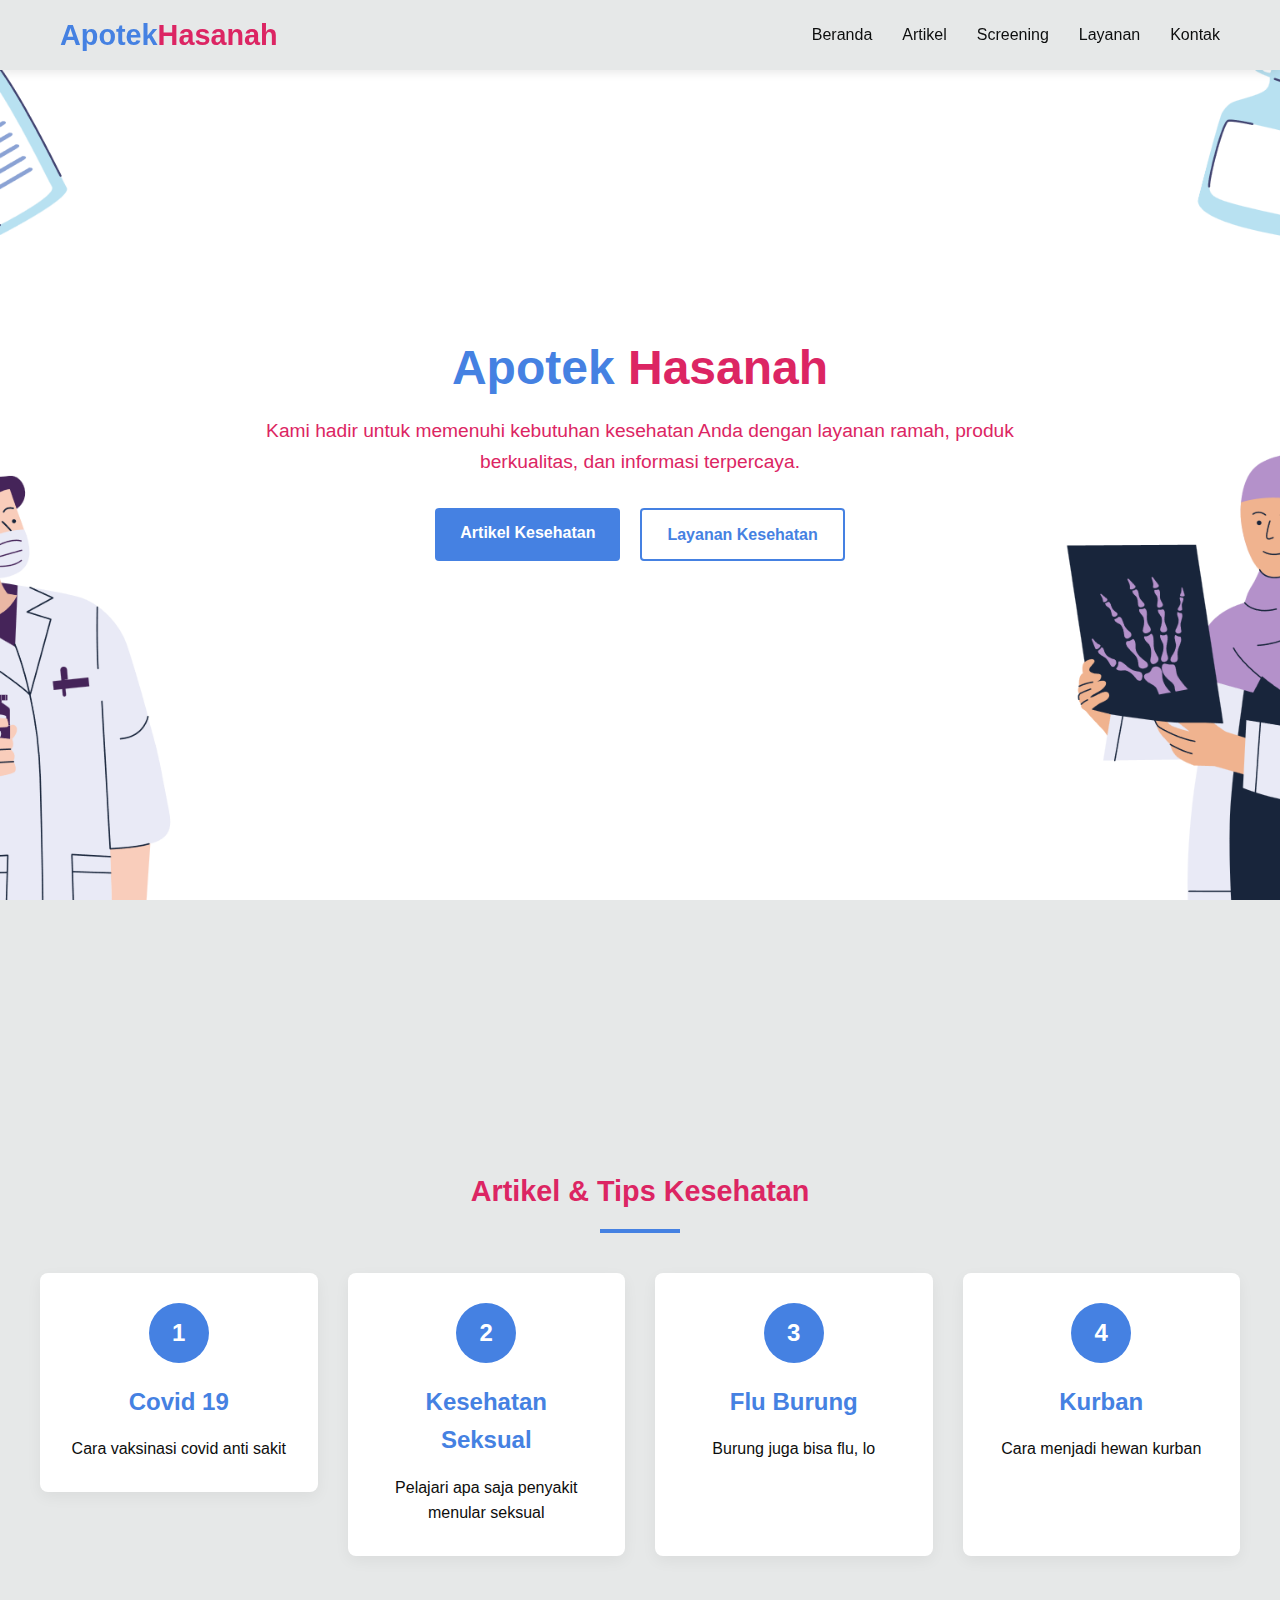
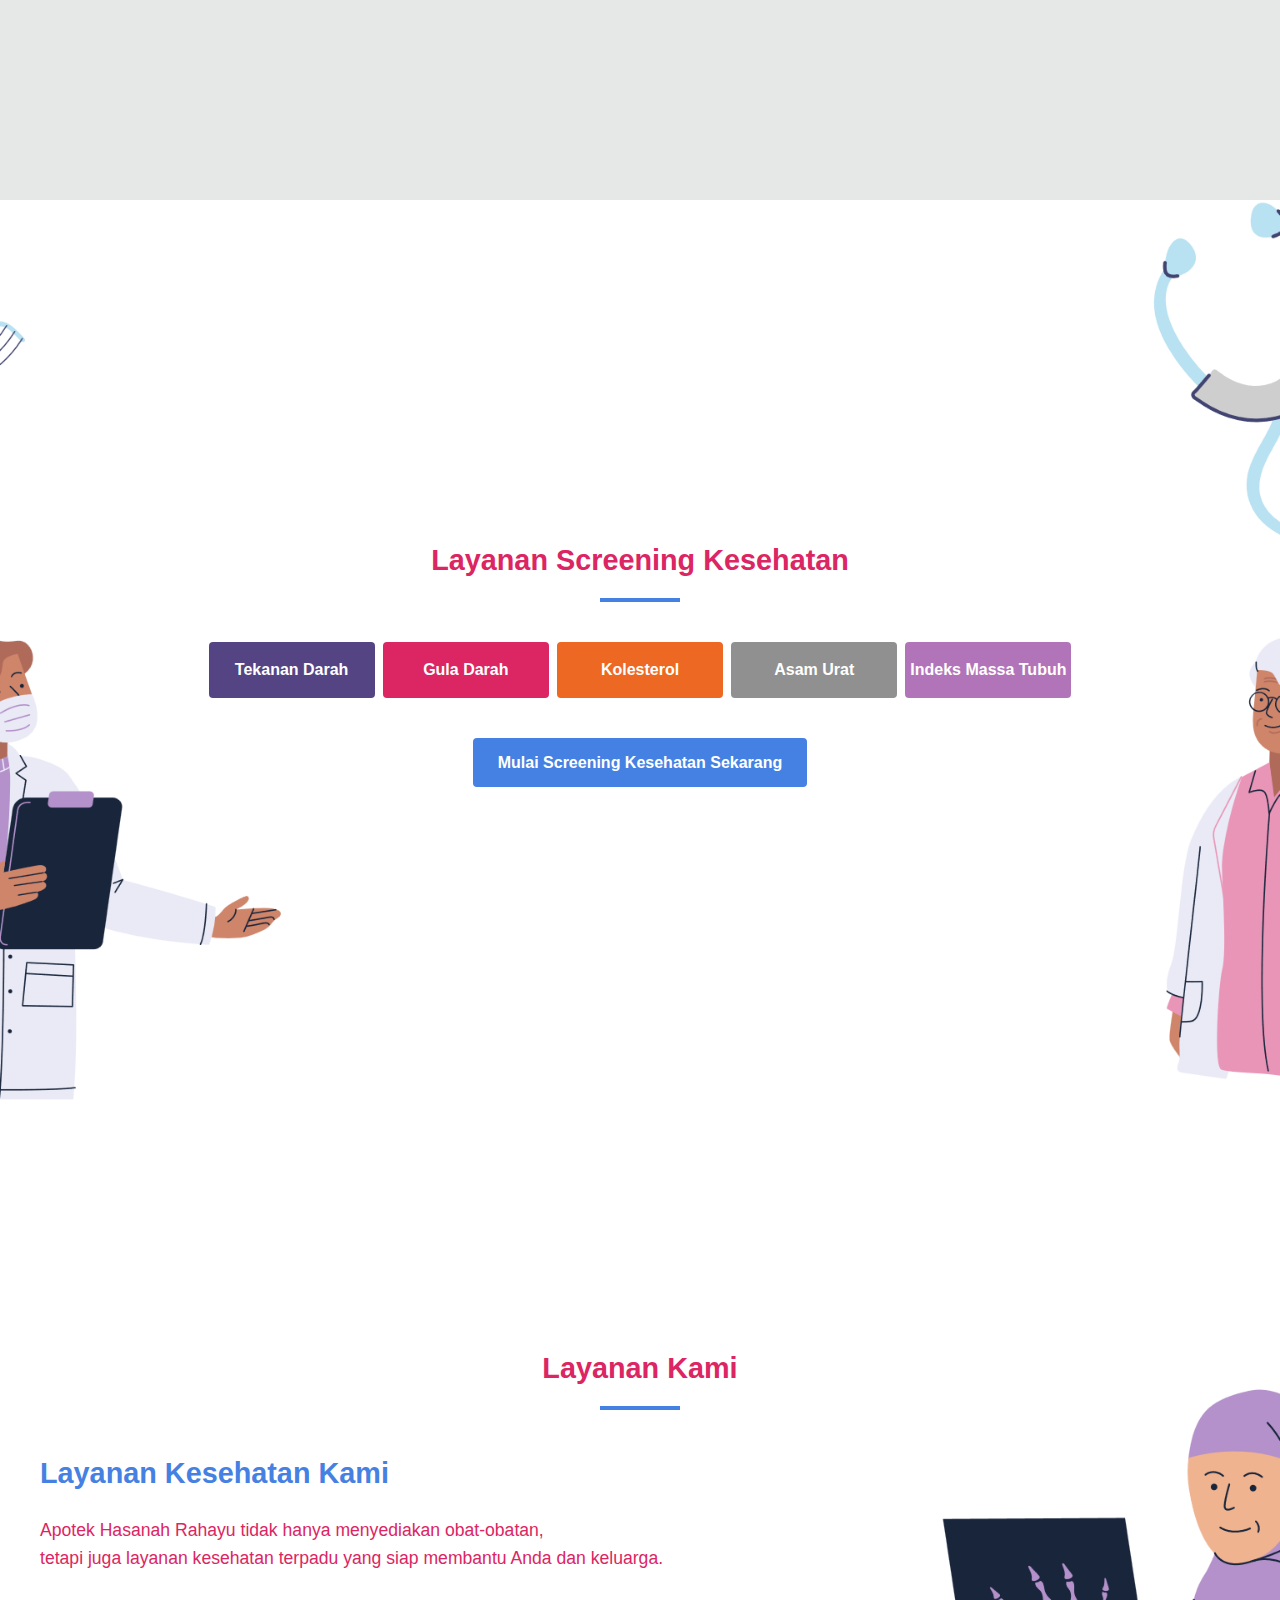
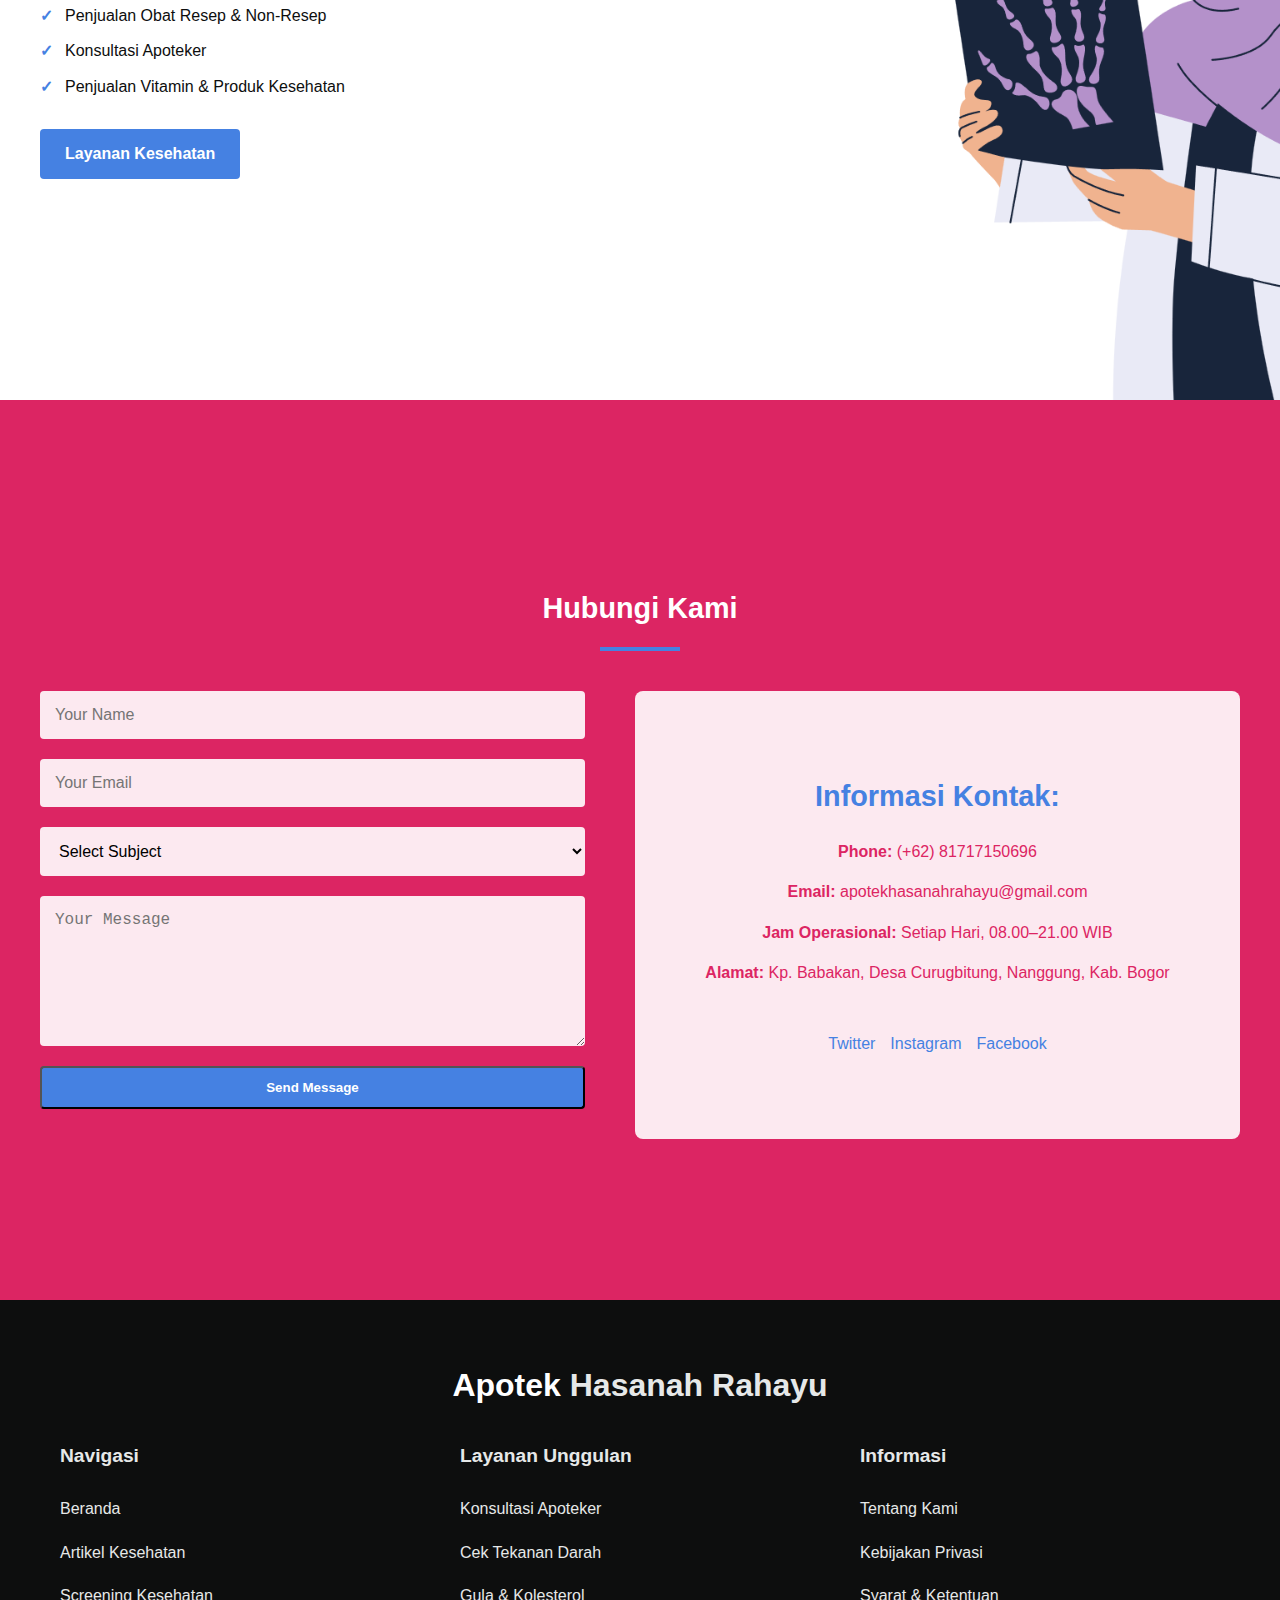
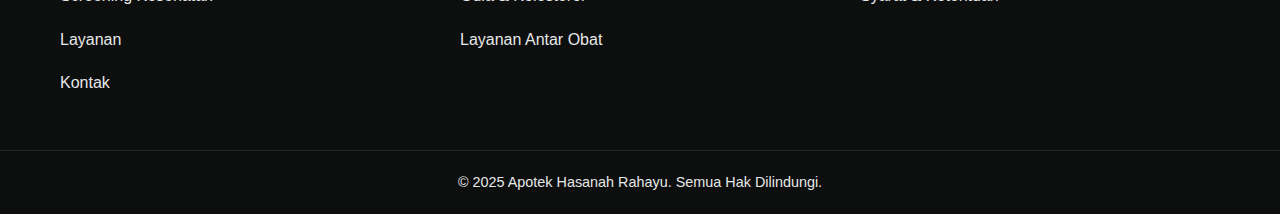
<file: index.html>
<!DOCTYPE html>
<html lang="en">
<head>
  <meta charset="UTF-8">
  <meta name="viewport" content="width=device-width, initial-scale=1.0">
  <title>Apotek Hasanah | Solusi Kesehatan Anda</title>
  <link rel="stylesheet" href="style.css">
  <link rel="icon" type="image/png" href="media/images/icon.png"> <!-- For modern browsers -->
  <link rel="shortcut icon" href="media/images/favicon.ico"> <!-- For older browsers -->
</head>
<body>
  <!-- Navigation -->
  <nav class="navbar">
    <div class="nav-container">
        <a href="#" class="logo">Apotek<span> Hasanah</span></a>
        
        <!-- Hamburger Button -->
        <button class="hamburger" aria-label="Menu">
            <span class="hamburger-box">
                <span class="hamburger-inner"></span>
            </span>
        </button>
        
        <ul class="nav-links">
            <li><a href="#home">Beranda</a></li>
            <li><a href="#artikel">Artikel</a></li>
            <li><a href="#screening">Screening</a></li>
            <li><a href="#layanan">Layanan</a></li>
            <li><a href="#contact">Kontak</a></li>
        </ul>
    </div>
</nav>

  <!-- Hero Section -->
  <section id="home" class="full-screen hero">
    <div class="hero-content">
      <h1 style="color: #dc2563"><span>Apotek</span> Hasanah</h1>
      <p>Kami hadir untuk memenuhi kebutuhan kesehatan Anda dengan layanan ramah, produk berkualitas, dan informasi terpercaya.</p>
      <div class="hero-buttons">
        <a href="#artikel" class="btn primary">Artikel Kesehatan</a>
        <a href="#layanan" class="btn secondary">Layanan Kesehatan</a>
      </div>
    </div>
  </section>

  <!-- Courses Section -->
  <section id="artikel" class="full-screen courses">
    <div class="section-container">
      <h2 class="section-title">Artikel & Tips Kesehatan</h2>
      <div class="course-grid">
        <a href="courses/general-chemistry/general-chemistry.html" class="course-card-link">
        <div class="course-card">
          <div class="course-icon">1</div>
          <h3>Covid 19</h3>
          <p>Cara vaksinasi covid anti sakit</p>
        </div>
        </a>
        <div class="course-card">
          <div class="course-icon">2</div>
          <h3>Kesehatan Seksual</h3>
          <p>Pelajari apa saja penyakit menular seksual</p>
        </div>
        <div class="course-card">
            <div class="course-icon">3</div>
            <h3>Flu Burung</h3>
            <p>Burung juga bisa flu, lo</p>
          </div>
        <div class="course-card">
          <div class="course-icon">4</div>
          <h3>Kurban</h3>
          <p>Cara menjadi hewan kurban</p>
        </div>
      </div>
    </div>
  </section>

  <!-- Periodic Table Section -->
  <section id="screening" class="full-screen periodic">
    <div class="section-container">
      <h2 class="section-title">Layanan Screening Kesehatan</h2>
      <div class="table-preview">
        <div class="element lithium">Tekanan Darah</div>
        <div class="element berrylium">Gula Darah</div>
        <div class="element boron">Kolesterol</div>
        <div class="element carbon">Asam Urat</div>
        <div class="element nitrogen">Indeks Massa Tubuh</div>
      </div>
      <a href="periodic-table/periodic-table.html" class="btn primary">Mulai Screening Kesehatan Sekarang</a>
    </div>
  </section>

  <!-- Fun Games Section -->
  <section id="layanan" class="full-screen games">
    <div class="section-container">
      <h2 class="section-title">Layanan Kami</h2>
      <div class="game-content">
        <div class="game-description">
          <h3>Layanan Kesehatan Kami</h3>
          <p>Apotek Hasanah Rahayu tidak hanya menyediakan obat-obatan,<br>tetapi juga layanan kesehatan terpadu yang siap membantu Anda dan keluarga.</p>
          <ul class="game-features">
            <li>Penjualan Obat Resep & Non-Resep</li>
            <li>Konsultasi Apoteker</li>
            <li>Penjualan Vitamin & Produk Kesehatan</li>
          </ul>
          <a href=games/games.html class="btn primary">Layanan Kesehatan</a>
        </div>
      </div>
    </div>
  </section>

  <!-- Contact Section -->
  <section id="contact" class="full-screen contact">
    <div class="section-container">
        <h2 style="color: white;" class="section-title">Hubungi Kami</h2>
        <div class="contact-content">
            <form class="contact-form" id="contactForm">
                <input type="text" name="name" placeholder="Your Name" required>
                <input type="email" name="email" placeholder="Your Email" required>
                <select name="subject" required>
                    <option value="">Select Subject</option>
                    <option>Course Inquiry</option>
                    <option>Technical Support</option>
                    <option>General Question</option>
                </select>
                <textarea name="message" placeholder="Your Message" rows="5" required></textarea>
                <button type="submit" class="btn primary" id="submitBtn">Send Message</button>
                <div id="formStatus" style="margin-top: 10px;"></div>
            </form>
            <div class="contact-info">
                <h3>Informasi Kontak:</h3>
                <p><strong>Phone:</strong> (+62) 81717150696</p>
                <p><strong>Email:</strong> apotekhasanahrahayu@gmail.com</p>
                <p><strong>Jam Operasional:</strong> Setiap Hari, 08.00–21.00 WIB</p>
                <p><strong>Alamat:</strong> Kp. Babakan, Desa Curugbitung, Nanggung, Kab. Bogor</p>
                <div class="social-links">
                    <a href="https://twitter.com/mutiayudiaa">Twitter</a>
                    <a href="https://instagram.com/zainurrifaim">Instagram</a>
                    <a href="https://facebook.com">Facebook</a>
                </div>
            </div>
        </div>
    </div>
  </section>

<!-- Footer -->
<footer class="footer">
  <div class="footer-container">
    <div class="footer-logo">Apotek <span>Hasanah Rahayu</span></div>
    <div class="footer-links">
      <div class="footer-column">
        <h4>Navigasi</h4>
        <ul>
          <li><a href="#home">Beranda</a></li>
          <li><a href="#artikel">Artikel Kesehatan</a></li>
          <li><a href="#screening">Screening Kesehatan</a></li>
          <li><a href="#layanan">Layanan</a></li>
          <li><a href="#contact">Kontak</a></li>
        </ul>
      </div>
      <div class="footer-column">
        <h4>Layanan Unggulan</h4>
        <ul>
          <li><a href="#">Konsultasi Apoteker</a></li>
          <li><a href="#">Cek Tekanan Darah</a></li>
          <li><a href="#">Gula & Kolesterol</a></li>
          <li><a href="#">Layanan Antar Obat</a></li>
        </ul>
      </div>
      <div class="footer-column">
        <h4>Informasi</h4>
        <ul>
          <li><a href="#">Tentang Kami</a></li>
          <li><a href="#">Kebijakan Privasi</a></li>
          <li><a href="#">Syarat & Ketentuan</a></li>
        </ul>
      </div>
    </div>
  </div>
  <div class="copyright">
    &copy; 2025 Apotek Hasanah Rahayu. Semua Hak Dilindungi.
  </div>
</footer>

  <script src="index.js"></script>
  <script src="contact/contact.js"></script>
</body>
</html>
</file>
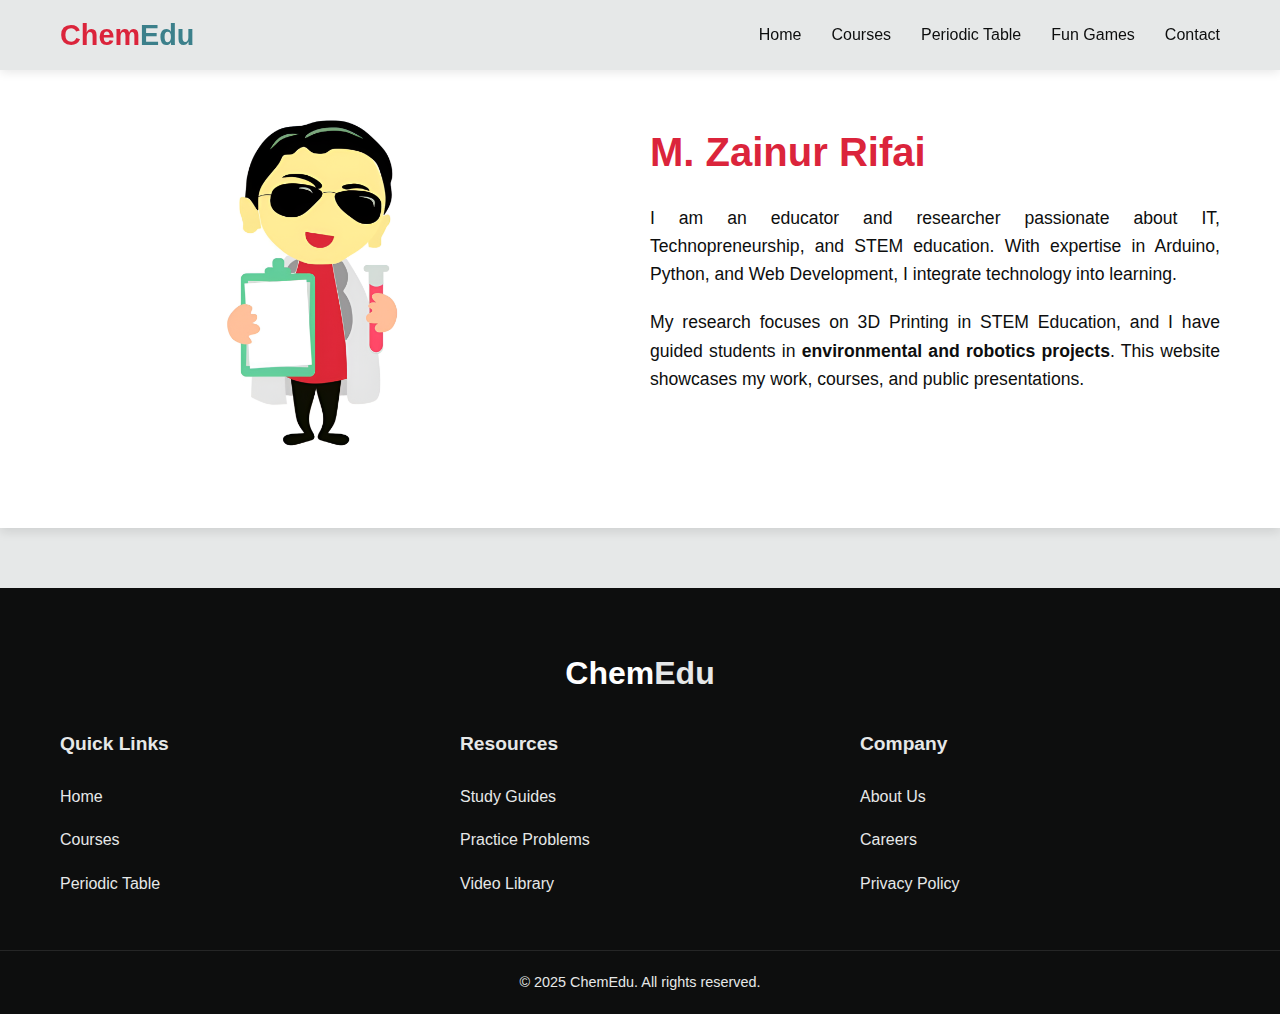
<file: about-us/about-us.html>
<!DOCTYPE html>
<html lang="en">
<head>
  <meta charset="UTF-8">
  <meta name="viewport" content="width=device-width, initial-scale=1.0">
  <title>ChemEdu | Interactive Chemistry Learning</title>
  <link rel="stylesheet" href="../style.css">
  <link rel="icon" type="image/png" href="../media/images/icon.png"> <!-- For modern browsers -->
  <link rel="shortcut icon" href="../media/images/favicon.ico"> <!-- For older browsers -->
<style>
body {
    font-family: 'Segoe UI', Tahoma, Geneva, Verdana, sans-serif;
    line-height: 1.6;
    color: var(--dark);
    background-color: var(--light);
    overflow-x: hidden;
    margin: 0;
    padding: 0;
}

/* Color Variables */
:root {
    --primary: #db243b;        /* Vibrant red */
    --secondary: #3c808b;      /* Teal */
    --accent1: #e56a3a;        /* Orange */
    --accent2: #c3df3a;        /* Lime green */
    --accent3: #b274b9;        /* Purple */
    --accent4: #c62f8d;        /* Pink */
    --accent5: #813b28;        /* Brown */
    --light: #e6e8e8;         /* Light background */
    --dark: #0d0e0e;          /* Dark text */
    --highlight: #b93210;      /* Darker red for highlights */
    --success: #c3df3a;        /* Success states */
    --warning: #e56a3a;        /* Warning states */
    --danger: #db243b;         /* Danger/error states */
}

/* Profile Section */
.profile-container {
    display: flex;
    flex-direction: column;
    gap: 20px;
    width: 100%; /* Full width */
    margin: 60px 0; /* Remove horizontal margin */
    padding: 40px 20px; /* Increased vertical padding */
    background-color: white;
    box-shadow: 0 4px 10px rgba(0, 0, 0, 0.1);
}



.profile-image {
    flex: 1;
    text-align: center;
}

.profile-image img {
    width: 100%;
    max-width: 400px;
    height: auto;
    border-radius: 10px;
    object-fit: cover;
}

.profile-text {
    flex: 1;
    padding: 20px;
}

.profile-text h2 {
    font-size: 2.5rem;
    color: var(--primary);
    margin-bottom: 20px;
    text-align: center;
}

.profile-text p {
    font-size: 1.1rem;
    color: var(--dark);
    line-height: 1.6;
    margin-bottom: 20px;
    text-align: justify;
}

/* Responsive adjustments */
@media (min-width: 768px) {
    .profile-container {
        flex-direction: row;
        padding: 30px;
    }
    
    .profile-text h2 {
        text-align: left;
    }
    
    .profile-text {
        padding: 30px;
    }
}
</style>
</head>
<body>
  <!-- Navigation -->
  <nav class="navbar">
    <div class="nav-container">
        <a href="#" class="logo">Chem<span>Edu</span></a>
        
        <!-- Hamburger Button -->
        <button class="hamburger" aria-label="Menu">
            <span class="hamburger-box">
                <span class="hamburger-inner"></span>
            </span>
        </button>
        
        <ul class="nav-links">
            <li><a href="../index.html">Home</a></li>
            <li><a href="../courses/courses.html">Courses</a></li>
            <li><a href="../periodic-table/periodic-table.html">Periodic Table</a></li>
            <li><a href="../games/games.html">Fun Games</a></li>
            <li><a href="../contact/contact.html">Contact</a></li>
        </ul>
    </div>
</nav>

<section class="profile-container">
    <div class="profile-image">
        <img src="../media/images/profile.png" alt="Profile Picture">
    </div>
    <div class="profile-text">
        <h2>M. Zainur Rifai</h2>
        <p>
            I am an educator and researcher passionate about IT, Technopreneurship, and STEM education.
            With expertise in Arduino, Python, and Web Development, I integrate technology into learning.
        </p>
        <p>
            My research focuses on 3D Printing in STEM Education, and I have guided students in 
            <strong>environmental and robotics projects</strong>.
            This website showcases my work, courses, and public presentations.
        </p>
    </div>
</section>

  <!-- Footer -->
  <footer class="footer">
    <div class="footer-container">
      <div class="footer-logo">Chem<span>Edu</span></div>
      <div class="footer-links">
        <div class="footer-column">
          <h4>Quick Links</h4>
          <ul>
            <li><a href="#home">Home</a></li>
            <li><a href="#courses">Courses</a></li>
            <li><a href="#periodic">Periodic Table</a></li>
          </ul>
        </div>
        <div class="footer-column">
          <h4>Resources</h4>
          <ul>
            <li><a href="#">Study Guides</a></li>
            <li><a href="#">Practice Problems</a></li>
            <li><a href="#">Video Library</a></li>
          </ul>
        </div>
        <div class="footer-column">
          <h4>Company</h4>
          <ul>
            <li><a href="#">About Us</a></li>
            <li><a href="#">Careers</a></li>
            <li><a href="#">Privacy Policy</a></li>
          </ul>
        </div>
      </div>
    </div>
    <div class="copyright">
      &copy; 2025 ChemEdu. All rights reserved.
    </div>
  </footer>
  <script src="../index.js"></script>
</body>
</html>
</file>
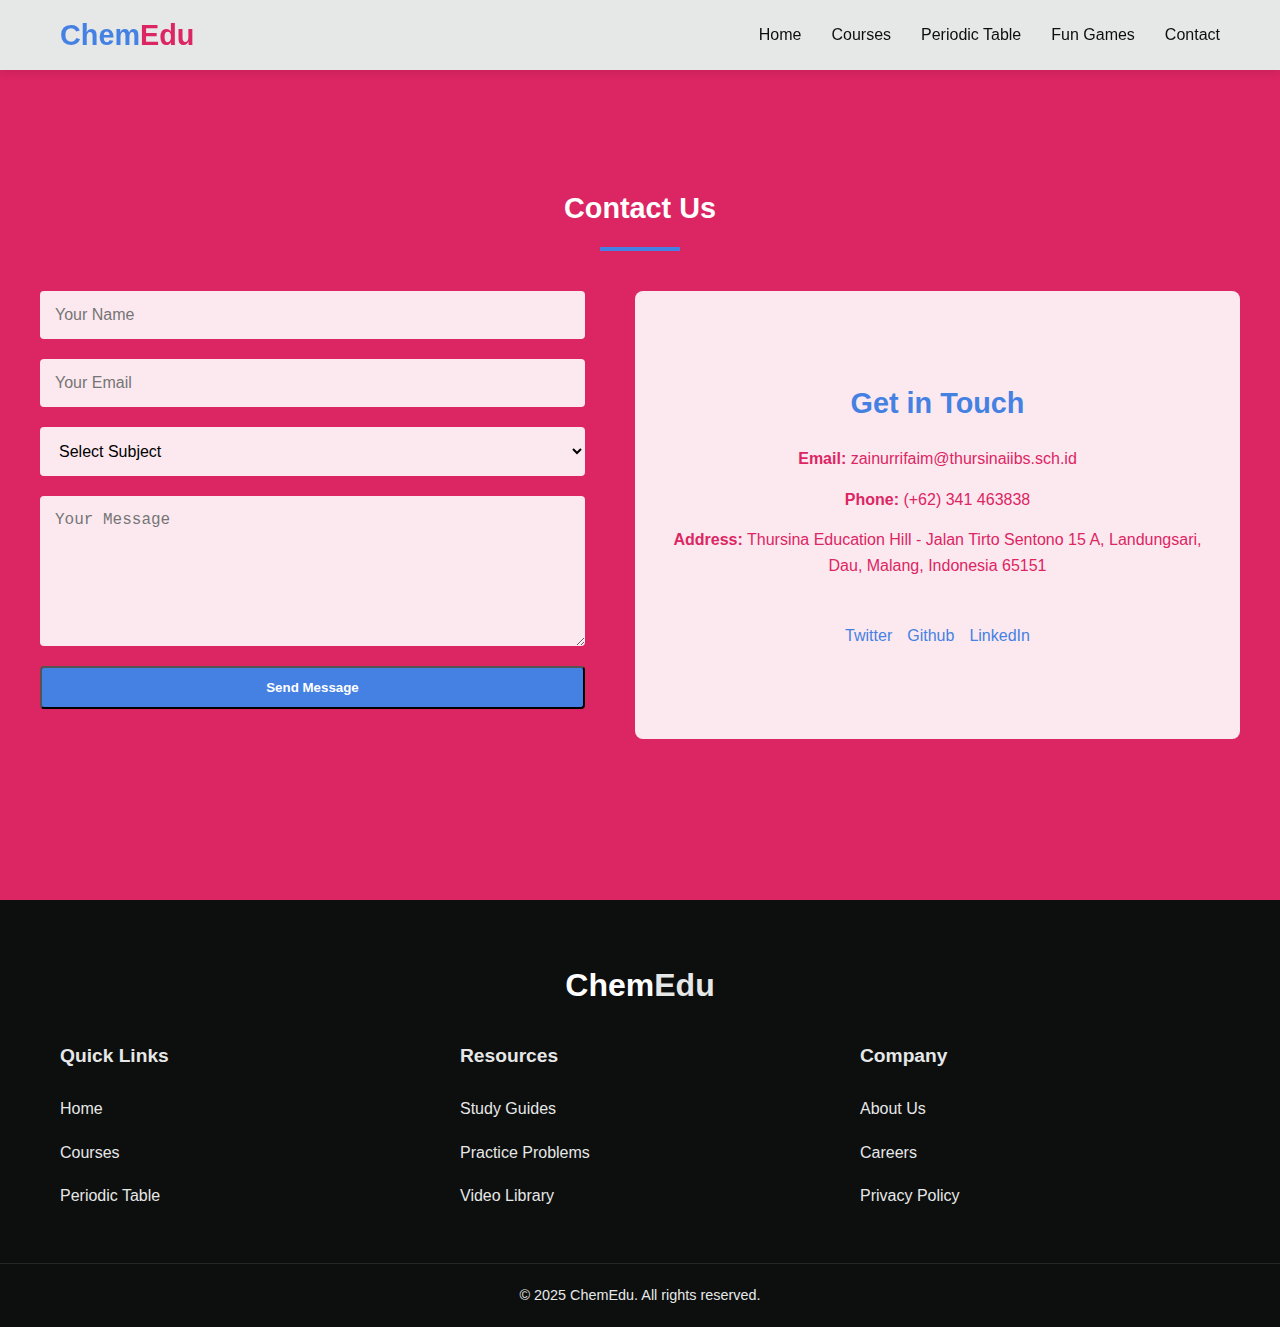
<file: contact/contact.html>
<!DOCTYPE html>
<html lang="en">
<head>
  <meta charset="UTF-8">
  <meta name="viewport" content="width=device-width, initial-scale=1.0">
  <title>ChemEdu | Interactive Chemistry Learning</title>
  <link rel="stylesheet" href="../style.css">
  <link rel="icon" type="image/png" href="../media/images/icon.png"> <!-- For modern browsers -->
  <link rel="shortcut icon" href="../media/images/favicon.ico"> <!-- For older browsers -->
</head>
<body>
  <!-- Navigation -->
  <nav class="navbar">
    <div class="nav-container">
        <a href="#" class="logo">Chem<span>Edu</span></a>
        
        <!-- Hamburger Button -->
        <button class="hamburger" aria-label="Menu">
            <span class="hamburger-box">
                <span class="hamburger-inner"></span>
            </span>
        </button>
        
        <ul class="nav-links">
            <li><a href="../index.html">Home</a></li>
            <li><a href="../courses/courses.html">Courses</a></li>
            <li><a href="../periodic-table/periodic-table.html">Periodic Table</a></li>
            <li><a href="../games/games.html">Fun Games</a></li>
            <li><a href="#">Contact</a></li>
        </ul>
    </div>
</nav>

<section id="contact" class="full-screen contact">
  <div class="section-container">
      <h2 style="color: white;" class="section-title">Contact Us</h2>
      <div class="contact-content">
          <form class="contact-form" id="contactForm">
              <input type="text" name="name" placeholder="Your Name" required>
              <input type="email" name="email" placeholder="Your Email" required>
              <select name="subject" required>
                  <option value="">Select Subject</option>
                  <option>Course Inquiry</option>
                  <option>Technical Support</option>
                  <option>General Question</option>
              </select>
              <textarea name="message" placeholder="Your Message" rows="5" required></textarea>
              <button type="submit" class="btn primary" id="submitBtn">Send Message</button>
              <div id="formStatus" style="margin-top: 10px;"></div>
          </form>
          <div class="contact-info">
              <h3>Get in Touch</h3>
              <p><strong>Email:</strong> zainurrifaim@thursinaiibs.sch.id</p>
              <p><strong>Phone:</strong> (+62) 341 463838</p>
              <p><strong>Address:</strong> Thursina Education Hill - Jalan Tirto Sentono 15 A, Landungsari, Dau, Malang, Indonesia 65151</p>
              <div class="social-links">
                  <a href="https://twitter.com/zainurrifaim">Twitter</a>
                  <a href="https://github.com/zainurrifaim">Github</a>
                  <a href="https://linkedin.com/in/zainurrifaim">LinkedIn</a>
              </div>
          </div>
      </div>
  </div>
</section>

<!-- Footer -->
<footer class="footer">
  <div class="footer-container">
    <div class="footer-logo">Chem<span>Edu</span></div>
    <div class="footer-links">
      <div class="footer-column">
        <h4>Quick Links</h4>
        <ul>
          <li><a href="#home">Home</a></li>
          <li><a href="#courses">Courses</a></li>
          <li><a href="#periodic">Periodic Table</a></li>
        </ul>
      </div>
      <div class="footer-column">
        <h4>Resources</h4>
        <ul>
          <li><a href="#">Study Guides</a></li>
          <li><a href="#">Practice Problems</a></li>
          <li><a href="#">Video Library</a></li>
        </ul>
      </div>
      <div class="footer-column">
        <h4>Company</h4>
        <ul>
          <li><a href="../about-us/about-us.html">About Us</a></li>
          <li><a href="#">Careers</a></li>
          <li><a href="#">Privacy Policy</a></li>
        </ul>
      </div>
    </div>
  </div>
  <div class="copyright">
    &copy; 2025 ChemEdu. All rights reserved.
  </div>
</footer>
<script src="../index.js"></script>
<script src="contact.js"></script>
</body>
</html>
</file>
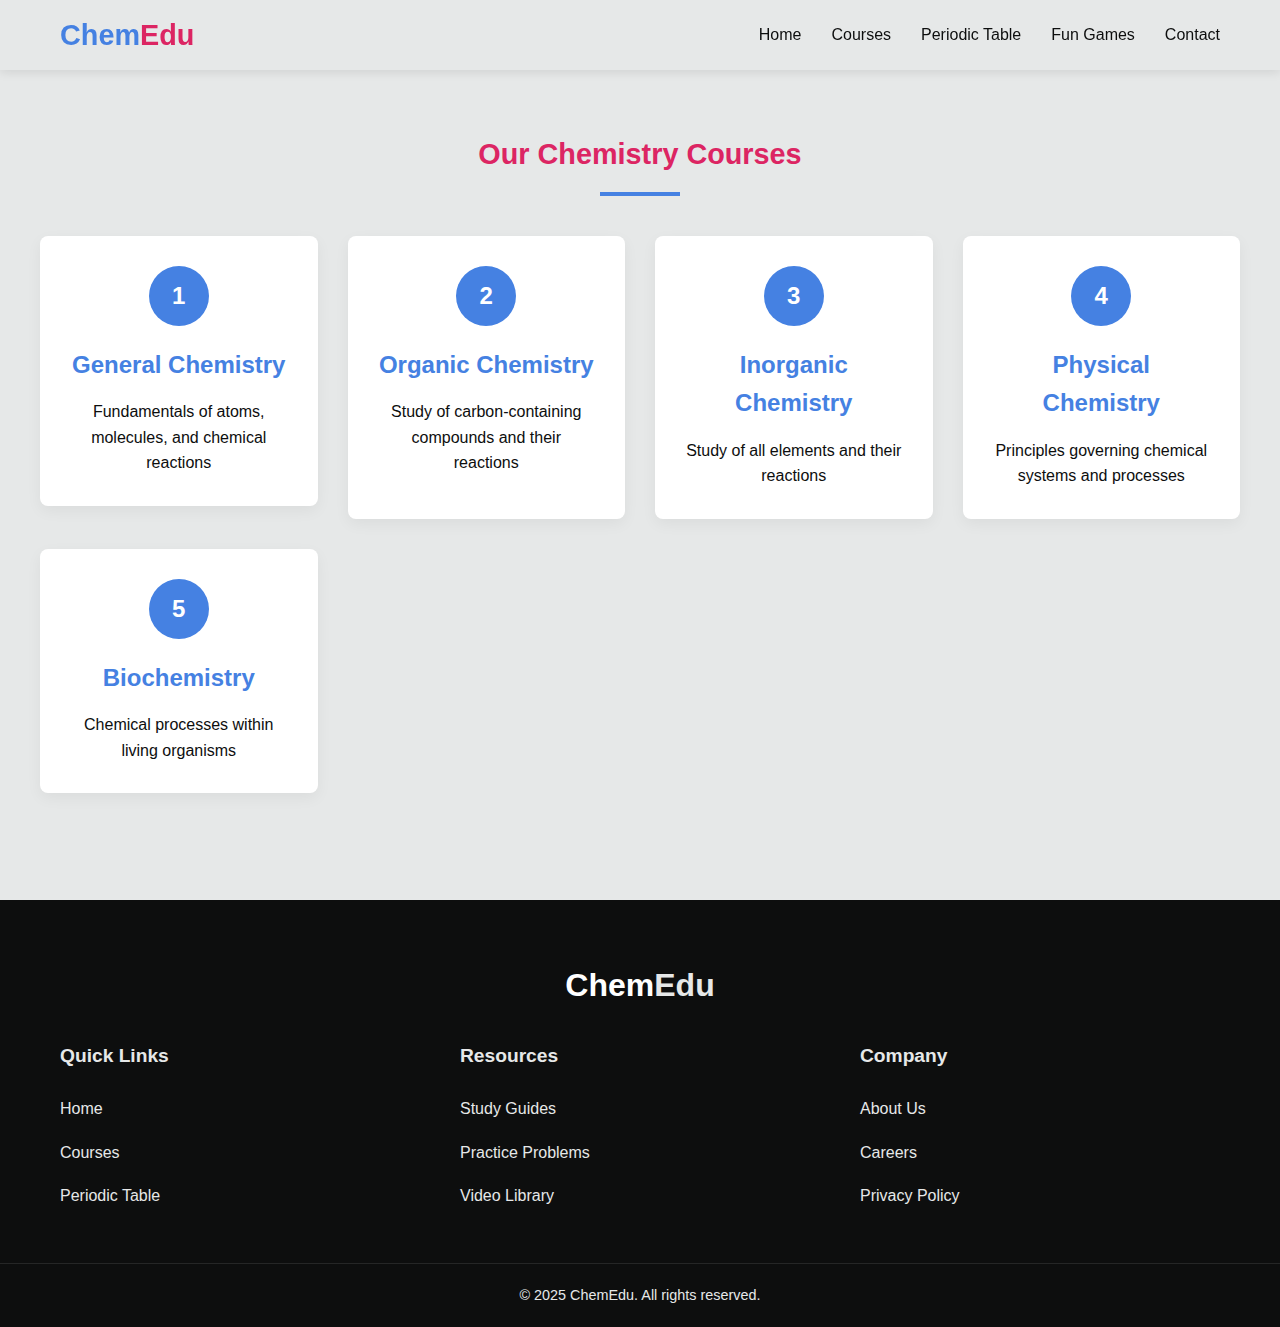
<file: courses/courses.html>
<!DOCTYPE html>
<html lang="en">
<head>
  <meta charset="UTF-8">
  <meta name="viewport" content="width=device-width, initial-scale=1.0">
  <title>ChemEdu | Interactive Chemistry Learning</title>
  <link rel="stylesheet" href="../style.css">
  <link rel="icon" type="image/png" href="../media/images/icon.png"> <!-- For modern browsers -->
  <link rel="shortcut icon" href="../media/images/favicon.ico"> <!-- For older browsers -->
</head>
<body>
  <!-- Navigation -->
  <nav class="navbar">
    <div class="nav-container">
      <a href="#" class="logo">Chem<span>Edu</span></a>

        <!-- Hamburger Button -->
        <button class="hamburger" aria-label="Menu">
          <span class="hamburger-box">
              <span class="hamburger-inner"></span>
          </span>
      </button>

      <ul class="nav-links">
        <li><a href="../index.html">Home</a></li>
        <li><a href="../courses/courses.html">Courses</a></li>
        <li><a href="../periodic-table/periodic-table.html">Periodic Table</a></li>
        <li><a href="#">Fun Games</a></li>
        <li><a href="../contact/contact.html">Contact</a></li>
    </ul>
    </div>
  </nav>

  <!-- Courses Section -->
  <section id="courses" class="full-screen courses">
    <div class="section-container">
      <h2 class="section-title">Our Chemistry Courses</h2>
      <div class="course-grid">
        <a href="general-chemistry/general-chemistry.html" class="course-card-link">
        <div class="course-card">
          <div class="course-icon">1</div>
          <h3>General Chemistry</h3>
          <p>Fundamentals of atoms, molecules, and chemical reactions</p>
        </div>
        </a>
        <div class="course-card">
          <div class="course-icon">2</div>
          <h3>Organic Chemistry</h3>
          <p>Study of carbon-containing compounds and their reactions</p>
        </div>
        <div class="course-card">
            <div class="course-icon">3</div>
            <h3>Inorganic Chemistry</h3>
            <p>Study of all elements and their reactions</p>
          </div>
        <div class="course-card">
          <div class="course-icon">4</div>
          <h3>Physical Chemistry</h3>
          <p>Principles governing chemical systems and processes</p>
        </div>
        <div class="course-card">
          <div class="course-icon">5</div>
          <h3>Biochemistry</h3>
          <p>Chemical processes within living organisms</p>
        </div>
      </div>
    </div>
  </section>

  <!-- Footer -->
  <footer class="footer">
    <div class="footer-container">
      <div class="footer-logo">Chem<span>Edu</span></div>
      <div class="footer-links">
        <div class="footer-column">
          <h4>Quick Links</h4>
          <ul>
            <li><a href="#home">Home</a></li>
            <li><a href="#courses">Courses</a></li>
            <li><a href="#periodic">Periodic Table</a></li>
          </ul>
        </div>
        <div class="footer-column">
          <h4>Resources</h4>
          <ul>
            <li><a href="#">Study Guides</a></li>
            <li><a href="#">Practice Problems</a></li>
            <li><a href="#">Video Library</a></li>
          </ul>
        </div>
        <div class="footer-column">
          <h4>Company</h4>
          <ul>
            <li><a href="../about-us/about-us.html">About Us</a></li>
            <li><a href="#">Careers</a></li>
            <li><a href="#">Privacy Policy</a></li>
          </ul>
        </div>
      </div>
    </div>
    <div class="copyright">
      &copy; 2025 ChemEdu. All rights reserved.
    </div>
  </footer>
  <script src="../index.js"></script>
</body>
</html>
</file>
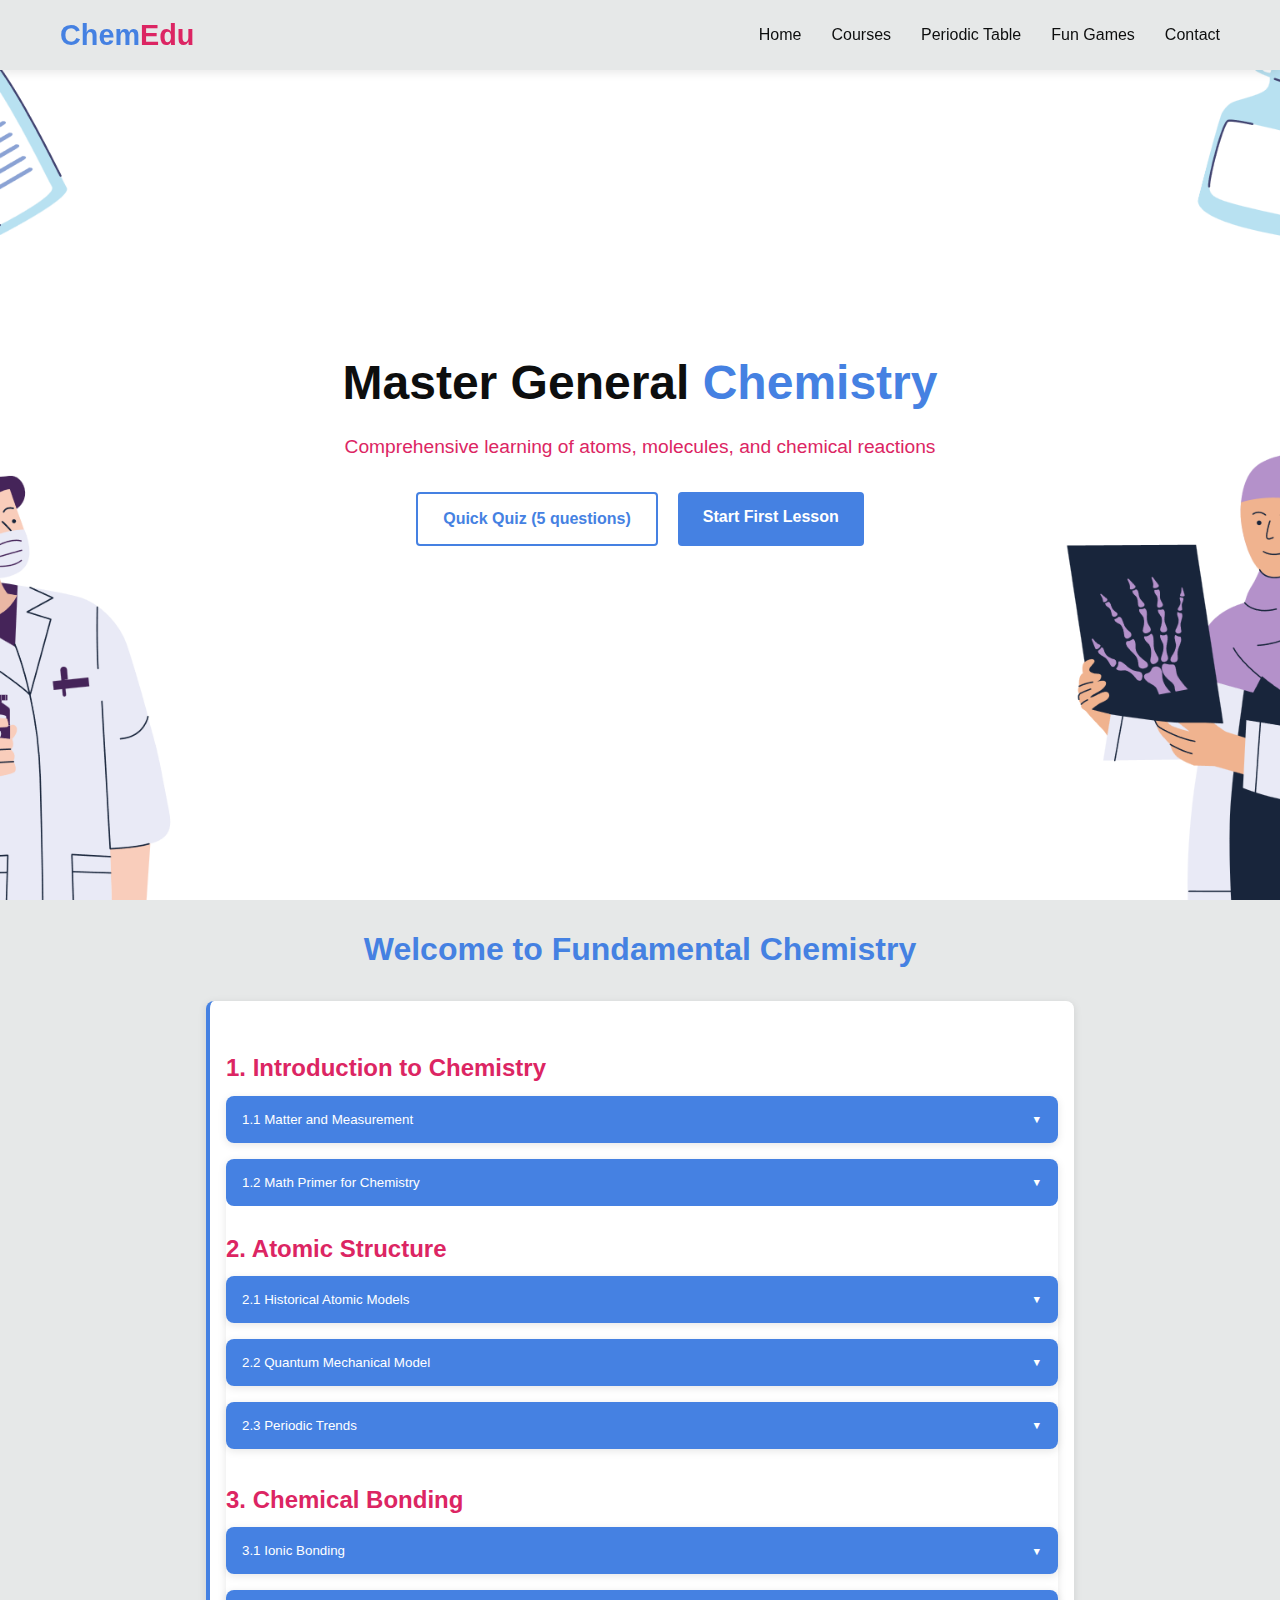
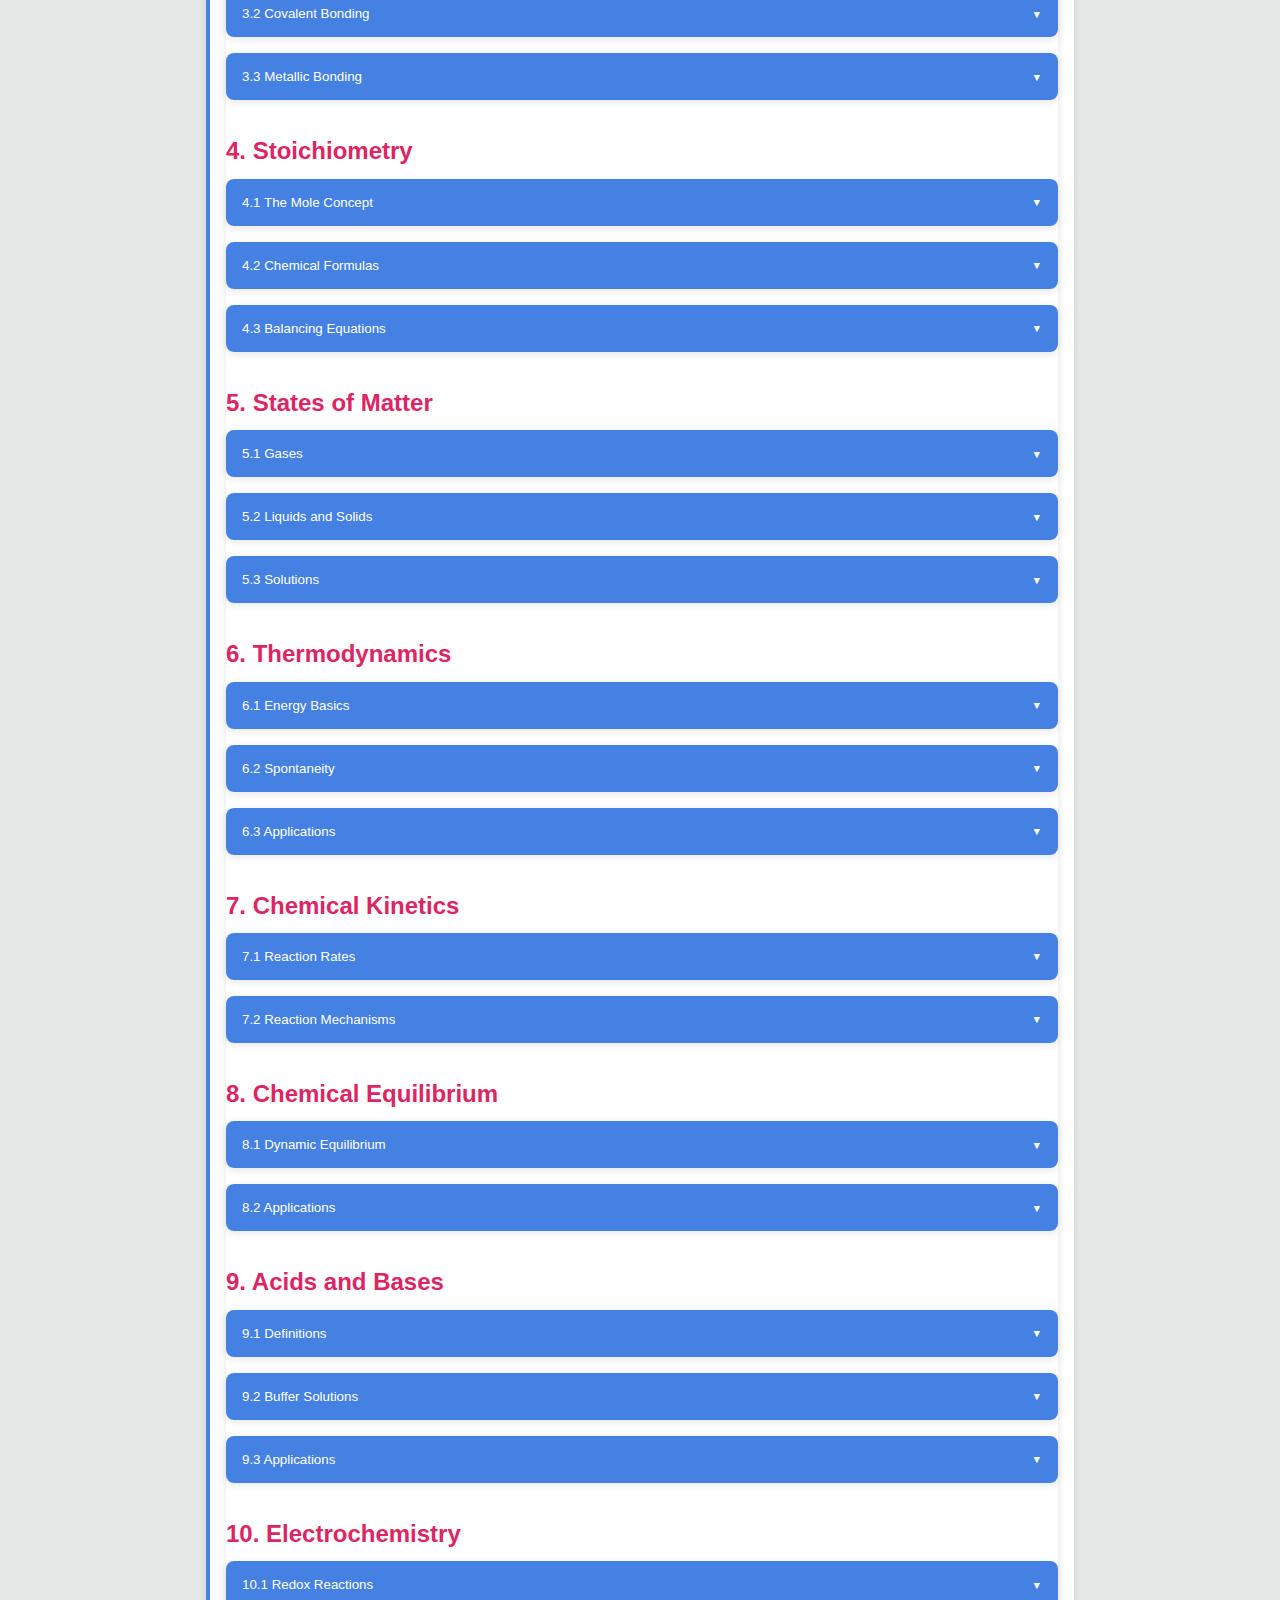
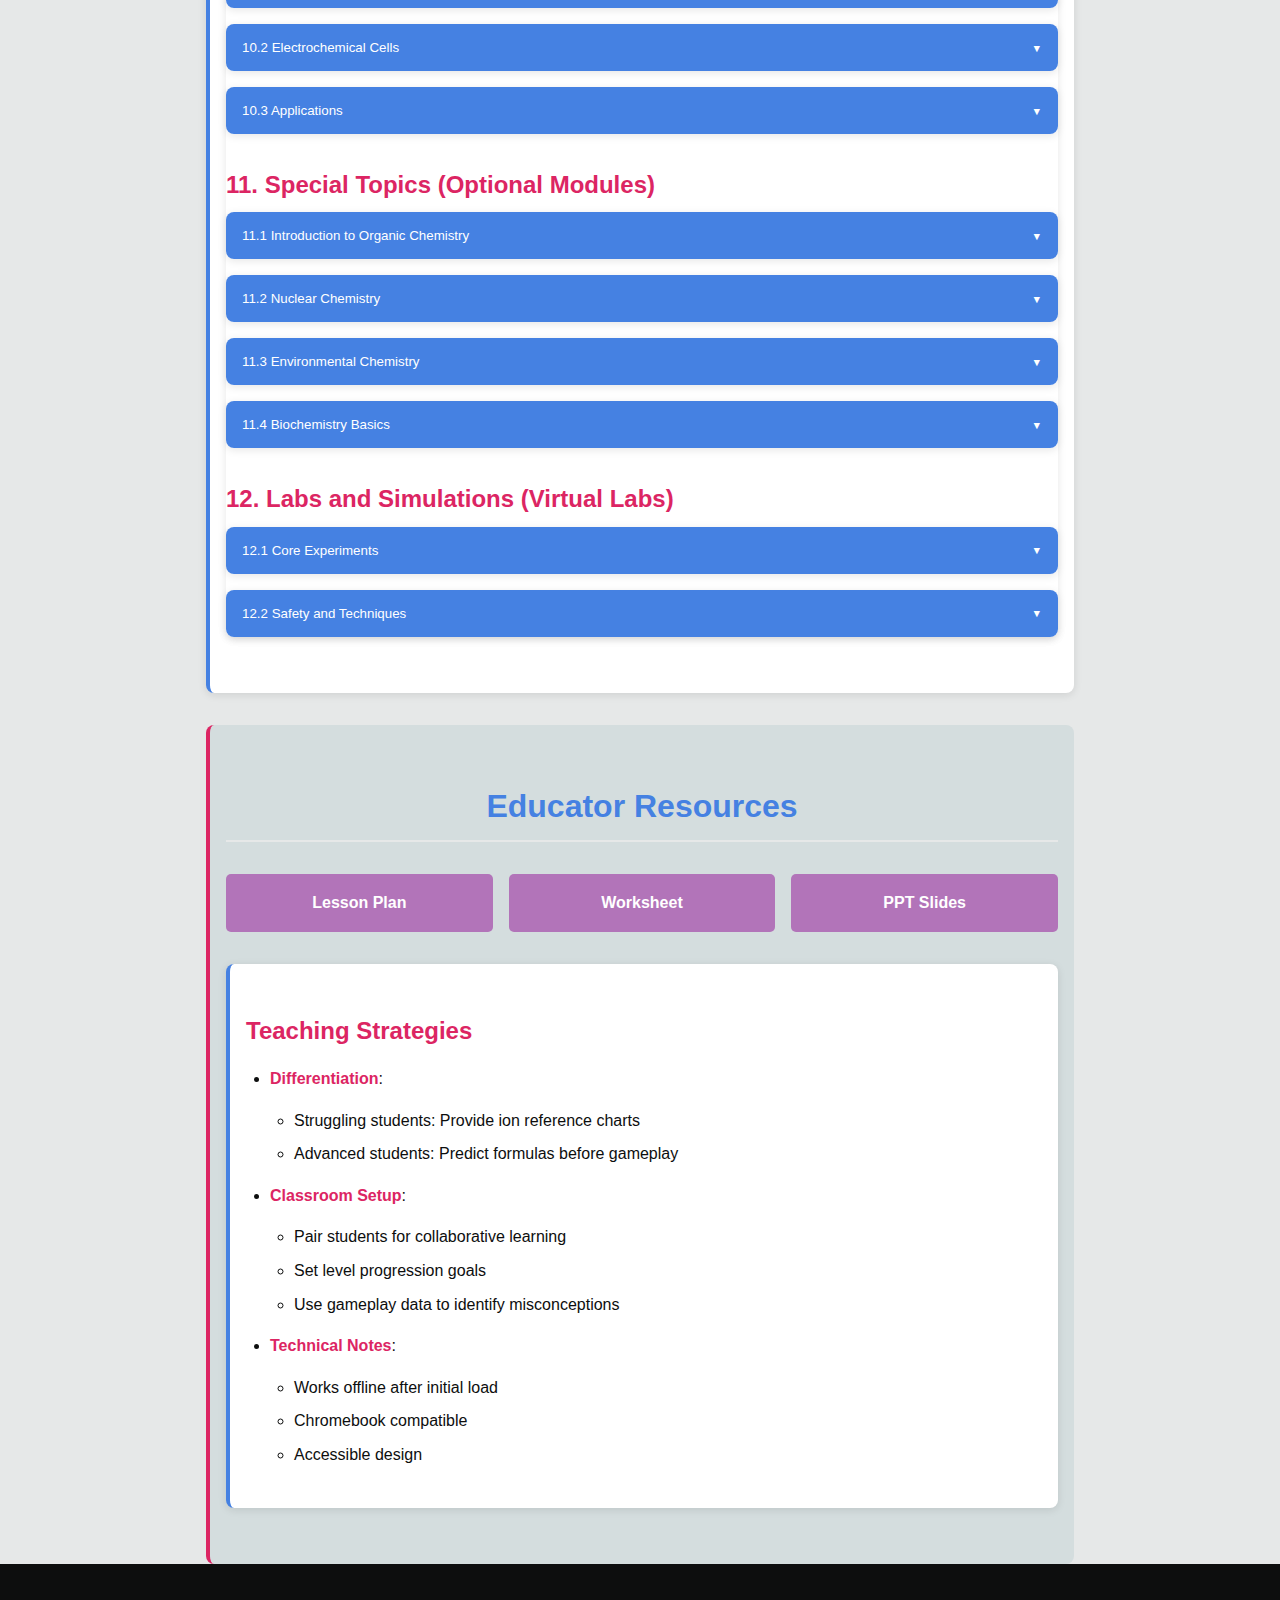
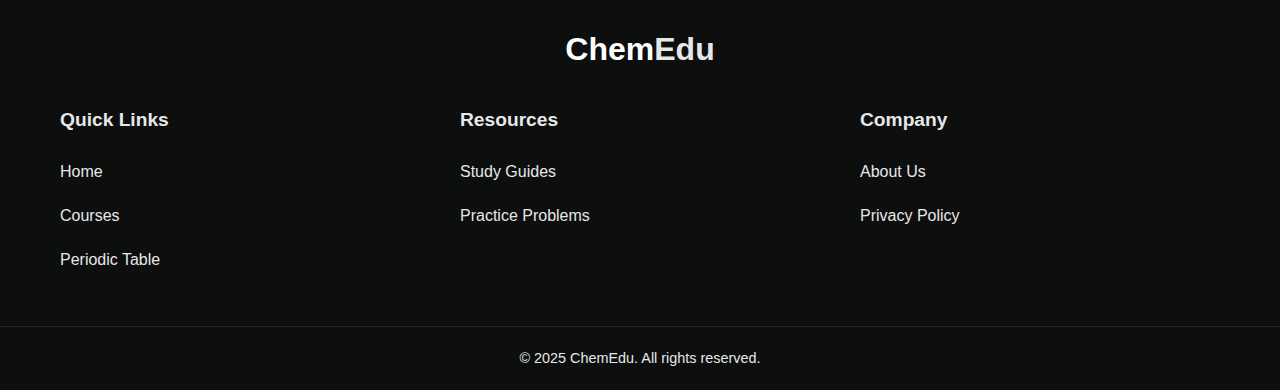
<file: courses/general-chemistry/general-chemistry.html>
<!DOCTYPE html>
<html lang="en">
<head>
  <meta charset="UTF-8">
  <meta name="viewport" content="width=device-width, initial-scale=1.0">
  <title>ChemEdu | General Chemistry Course</title>
  <link rel="icon" type="image/png" href="../../media/images/icon.png">
  <link rel="shortcut icon" href="../../media/images/favicon.ico">
  <link rel="stylesheet" href="../../style.css">
</head>
<body>
  <!-- Navigation -->
  <nav class="navbar">
    <div class="nav-container">
      <a href="../../index.html" class="logo">Chem<span>Edu</span></a>
  
      <button class="hamburger" aria-label="Menu">
        <span class="hamburger-box">
          <span class="hamburger-inner"></span>
        </span>
      </button>

      <ul class="nav-links">
        <li><a href="../../index.html">Home</a></li>
        <li><a href="../../courses/courses.html">Courses</a></li>
        <li><a href="../../periodic-table/periodic-table.html">Periodic Table</a></li>
        <li><a href="../../games/games.html">Fun Games</a></li>
        <li><a href="../../contact/contact.html">Contact</a></li>
      </ul>
    </div>
  </nav>

  <!-- Hero Section -->
  <section class="hero course-hero">
    <div class="hero-content">
      <h1>Master General <span>Chemistry</span></h1>
      <p>Comprehensive learning of atoms, molecules, and chemical reactions</p>
      <div class="hero-buttons">
        <a href="#quiz" class="btn secondary">Quick Quiz (5 questions)</a>
        <a href="#lesson1" class="btn primary">Start First Lesson</a>
      </div>
    </div>
  </section>

  <!-- Course Content -->
<div class="main-content">
    <section class="game-section">
      <h2>Welcome to Fundamental Chemistry</h2>
      <div class="concept-group">
        <!-- Section 1 -->
        <div class="section">
        <h3><a href="introduction-to-chemistry/introduction-to-chemistry.html">1. Introduction to Chemistry</a></h3>
          <!-- Subsection 1.1 -->
          <div class="subsection">
            <button class="subsection-header">
              <span>1.1 Matter and Measurement</span>
              <span class="toggle-icon">▼</span>
            </button>
            <div class="subsection-content">
              <ul class="topics-list">
                <li><a href="#">States of matter (solid, liquid, gas)</a></li>
                <li><a href="#">Physical vs. chemical properties</a></li>
                <li><a href="#">Units of measurement (SI units, conversions)</a></li>
                <li><a href="#">Precision, accuracy, and significant figures</a></li>
              </ul>
            </div>
          </div>
          
          <!-- Subsection 1.2 -->
          <div class="subsection">
            <button class="subsection-header">
              <span>1.2 Math Primer for Chemistry</span>
              <span class="toggle-icon">▼</span>
            </button>
            <div class="subsection-content">
              <ul class="topics-list">
                <li><a href="#">Scientific notation</a></li>
                <li><a href="#">Dimensional analysis</a></li>
                <li><a href="#">Basic algebra for chemistry problems</a></li>
              </ul>
            </div>
        
        <!-- Section 2 -->
        <div class="section">
         <h3>2. Atomic Structure</h3>
        
        <!-- Subsection 2.1 -->
        <div class="subsection">
          <button class="subsection-header">
            <span>2.1 Historical Atomic Models</span>
            <span class="toggle-icon">▼</span>
          </button>
          <div class="subsection-content">
            <ul class="topics-list">
              <li><a href="#">Dalton, Thomson, Rutherford, Bohr</a></li>
            </ul>
          </div>
        </div>
        
        <!-- Subsection 2.2 -->
        <div class="subsection">
          <button class="subsection-header">
            <span>2.2 Quantum Mechanical Model</span>
            <span class="toggle-icon">▼</span>
          </button>
          <div class="subsection-content">
            <ul class="topics-list">
              <li><a href="#">Wave-particle duality</a></li>
              <li><a href="#">Quantum numbers (n, l, m, s)</a></li>
              <li><a href="#">Atomic orbitals and electron configurations</a></li>
            </ul>
          </div>
        </div>
        
        <!-- Subsection 2.3 -->
        <div class="subsection">
          <button class="subsection-header">
            <span>2.3 Periodic Trends</span>
            <span class="toggle-icon">▼</span>
          </button>
          <div class="subsection-content">
            <ul class="topics-list">
              <li><a href="#">Atomic radius, ionization energy, electronegativity</a></li>
              <li><a href="#">Electron affinity and metallic character</a></li>
            </ul>
          </div>
        </div>
      </div>
      
      <!-- Section 3 -->
      <div class="section">
        <h3>3. Chemical Bonding</h3>
        
        <!-- Subsection 3.1 -->
        <div class="subsection">
          <button class="subsection-header">
            <span>3.1 Ionic Bonding</span>
            <span class="toggle-icon">▼</span>
          </button>
          <div class="subsection-content">
            <ul class="topics-list">
              <li><a href="#">Formation of ions, lattice energy</a></li>
              <li><a href="#">Properties of ionic compounds</a></li>
            </ul>
          </div>
        </div>
        
        <!-- Subsection 3.2 -->
        <div class="subsection">
          <button class="subsection-header">
            <span>3.2 Covalent Bonding</span>
            <span class="toggle-icon">▼</span>
          </button>
          <div class="subsection-content">
            <ul class="topics-list">
              <li><a href="#">Lewis structures, VSEPR theory</a></li>
              <li><a href="#">Hybridization (sp³, sp², sp)</a></li>
              <li><a href="#">Molecular geometry and polarity</a></li>
            </ul>
          </div>
        </div>
        
        <!-- Subsection 3.3 -->
        <div class="subsection">
          <button class="subsection-header">
            <span>3.3 Metallic Bonding</span>
            <span class="toggle-icon">▼</span>
          </button>
          <div class="subsection-content">
            <ul class="topics-list">
              <li><a href="#">Electron sea model</a></li>
              <li><a href="#">Conductivity and malleability</a></li>
            </ul>
          </div>
        </div>
      </div>
      
      <!-- Section 4 -->
      <div class="section">
        <h3>4. Stoichiometry</h3>
        
        <!-- Subsection 4.1 -->
        <div class="subsection">
          <button class="subsection-header">
            <span>4.1 The Mole Concept</span>
            <span class="toggle-icon">▼</span>
          </button>
          <div class="subsection-content">
            <ul class="topics-list">
              <li><a href="#">Avogadro's number, molar mass</a></li>
            </ul>
          </div>
        </div>
        
        <!-- Subsection 4.2 -->
        <div class="subsection">
          <button class="subsection-header">
            <span>4.2 Chemical Formulas</span>
            <span class="toggle-icon">▼</span>
          </button>
          <div class="subsection-content">
            <ul class="topics-list">
              <li><a href="#">Empirical vs. molecular formulas</a></li>
              <li><a href="#">Percent composition</a></li>
            </ul>
          </div>
        </div>
        
        <!-- Subsection 4.3 -->
        <div class="subsection">
          <button class="subsection-header">
            <span>4.3 Balancing Equations</span>
            <span class="toggle-icon">▼</span>
          </button>
          <div class="subsection-content">
            <ul class="topics-list">
              <li><a href="#">Reaction types (synthesis, decomposition, combustion)</a></li>
              <li><a href="#">Limiting reactants, percent yield</a></li>
            </ul>
          </div>
        </div>
      </div>
      
      <!-- Section 5 -->
      <div class="section">
        <h3>5. States of Matter</h3>
        
        <!-- Subsection 5.1 -->
        <div class="subsection">
          <button class="subsection-header">
            <span>5.1 Gases</span>
            <span class="toggle-icon">▼</span>
          </button>
          <div class="subsection-content">
            <ul class="topics-list">
              <li><a href="#">Gas laws (Boyle, Charles, Avogadro, Ideal Gas Law)</a></li>
              <li><a href="#">Kinetic Molecular Theory</a></li>
              <li><a href="#">Real vs. ideal gases</a></li>
            </ul>
          </div>
        </div>
        
        <!-- Subsection 5.2 -->
        <div class="subsection">
          <button class="subsection-header">
            <span>5.2 Liquids and Solids</span>
            <span class="toggle-icon">▼</span>
          </button>
          <div class="subsection-content">
            <ul class="topics-list">
              <li><a href="#">Intermolecular forces (hydrogen bonding, van der Waals)</a></li>
              <li><a href="#">Phase diagrams (water, CO₂)</a></li>
            </ul>
          </div>
        </div>
        
        <!-- Subsection 5.3 -->
        <div class="subsection">
          <button class="subsection-header">
            <span>5.3 Solutions</span>
            <span class="toggle-icon">▼</span>
          </button>
          <div class="subsection-content">
            <ul class="topics-list">
              <li><a href="#">Solubility, concentration units (molarity, molality)</a></li>
              <li><a href="#">Colligative properties (boiling point elevation, osmosis)</a></li>
            </ul>
          </div>
        </div>
      </div>

      <!-- Section 6 -->
      <div class="section">
        <h3>6. Thermodynamics</h3>
        
        <!-- Subsection 6.1 -->
        <div class="subsection">
          <button class="subsection-header">
            <span>6.1 Energy Basics</span>
            <span class="toggle-icon">▼</span>
          </button>
          <div class="subsection-content">
            <ul class="topics-list">
              <li><a href="#">First Law: ΔU, work, heat</a></li>
              <li><a href="#">Enthalpy (ΔH), calorimetry</a></li>
            </ul>
          </div>
        </div>
        
        <!-- Subsection 6.2 -->
        <div class="subsection">
          <button class="subsection-header">
            <span>6.2 Spontaneity</span>
            <span class="toggle-icon">▼</span>
          </button>
          <div class="subsection-content">
            <ul class="topics-list">
              <li><a href="#">Entropy (ΔS), Second Law</a></li>
              <li><a href="#">Gibbs Free Energy (ΔG), spontaneity criteria</a></li>
            </ul>
          </div>
        </div>
        
        <!-- Subsection 6.3 -->
        <div class="subsection">
          <button class="subsection-header">
            <span>6.3 Applications</span>
            <span class="toggle-icon">▼</span>
          </button>
          <div class="subsection-content">
            <ul class="topics-list">
              <li><a href="#">Hess's Law, bond enthalpies</a></li>
              <li><a href="#">Energy in everyday systems (e.g., combustion)</a></li>
            </ul>
          </div>
        </div>
      </div>

      <!-- Section 7 -->
      <div class="section">
        <h3>7. Chemical Kinetics</h3>
        
        <!-- Subsection 7.1 -->
        <div class="subsection">
          <button class="subsection-header">
            <span>7.1 Reaction Rates</span>
            <span class="toggle-icon">▼</span>
          </button>
          <div class="subsection-content">
            <ul class="topics-list">
              <li><a href="#">Rate laws, order of reactions</a></li>
              <li><a href="#">Half-life calculations</a></li>
            </ul>
          </div>
        </div>
        
        <!-- Subsection 7.2 -->
        <div class="subsection">
          <button class="subsection-header">
            <span>7.2 Reaction Mechanisms</span>
            <span class="toggle-icon">▼</span>
          </button>
          <div class="subsection-content">
            <ul class="topics-list">
              <li><a href="#">Catalysts, activation energy</a></li>
              <li><a href="#">Collision theory, Arrhenius equation</a></li>
            </ul>
          </div>
        </div>
      </div>

      <!-- Section 8 -->
      <div class="section">
        <h3>8. Chemical Equilibrium</h3>
        
        <!-- Subsection 8.1 -->
        <div class="subsection">
          <button class="subsection-header">
            <span>8.1 Dynamic Equilibrium</span>
            <span class="toggle-icon">▼</span>
          </button>
          <div class="subsection-content">
            <ul class="topics-list">
              <li><a href="#">Equilibrium constant (K), reaction quotient (Q)</a></li>
              <li><a href="#">Le Chatelier's Principle</a></li>
            </ul>
          </div>
        </div>
        
        <!-- Subsection 8.2 -->
        <div class="subsection">
          <button class="subsection-header">
            <span>8.2 Applications</span>
            <span class="toggle-icon">▼</span>
          </button>
          <div class="subsection-content">
            <ul class="topics-list">
              <li><a href="#">Industrial processes (e.g., Haber process)</a></li>
            </ul>
          </div>
        </div>
      </div>

      <!-- Section 9 -->
      <div class="section">
        <h3>9. Acids and Bases</h3>
        
        <!-- Subsection 9.1 -->
        <div class="subsection">
          <button class="subsection-header">
            <span>9.1 Definitions</span>
            <span class="toggle-icon">▼</span>
          </button>
          <div class="subsection-content">
            <ul class="topics-list">
              <li><a href="#">Arrhenius, Brønsted-Lowry, Lewis</a></li>
              <li><a href="#">pH, pOH, and calculations</a></li>
            </ul>
          </div>
        </div>
        
        <!-- Subsection 9.2 -->
        <div class="subsection">
          <button class="subsection-header">
            <span>9.2 Buffer Solutions</span>
            <span class="toggle-icon">▼</span>
          </button>
          <div class="subsection-content">
            <ul class="topics-list">
              <li><a href="#">Henderson-Hasselbalch equation</a></li>
              <li><a href="#">Titration curves, indicators</a></li>
            </ul>
          </div>
        </div>
        
        <!-- Subsection 9.3 -->
        <div class="subsection">
          <button class="subsection-header">
            <span>9.3 Applications</span>
            <span class="toggle-icon">▼</span>
          </button>
          <div class="subsection-content">
            <ul class="topics-list">
              <li><a href="#">Acid rain, antacids</a></li>
            </ul>
          </div>
        </div>
      </div>

      <!-- Section 10 -->
      <div class="section">
        <h3>10. Electrochemistry</h3>
        
        <!-- Subsection 10.1 -->
        <div class="subsection">
          <button class="subsection-header">
            <span>10.1 Redox Reactions</span>
            <span class="toggle-icon">▼</span>
          </button>
          <div class="subsection-content">
            <ul class="topics-list">
              <li><a href="#">Oxidation states, balancing redox equations</a></li>
            </ul>
          </div>
        </div>
        
        <!-- Subsection 10.2 -->
        <div class="subsection">
          <button class="subsection-header">
            <span>10.2 Electrochemical Cells</span>
            <span class="toggle-icon">▼</span>
          </button>
          <div class="subsection-content">
            <ul class="topics-list">
              <li><a href="#">Galvanic vs. electrolytic cells</a></li>
              <li><a href="#">Standard electrode potentials, Nernst equation</a></li>
            </ul>
          </div>
        </div>
        
        <!-- Subsection 10.3 -->
        <div class="subsection">
          <button class="subsection-header">
            <span>10.3 Applications</span>
            <span class="toggle-icon">▼</span>
          </button>
          <div class="subsection-content">
            <ul class="topics-list">
              <li><a href="#">Batteries, corrosion prevention</a></li>
            </ul>
          </div>
        </div>
      </div>

      <!-- Section 11 -->
      <div class="section">
        <h3>11. Special Topics (Optional Modules)</h3>
        
        <!-- Subsection 11.1 -->
        <div class="subsection">
          <button class="subsection-header">
            <span>11.1 Introduction to Organic Chemistry</span>
            <span class="toggle-icon">▼</span>
          </button>
          <div class="subsection-content">
            <ul class="topics-list">
              <li><a href="#">Functional groups, nomenclature</a></li>
            </ul>
          </div>
        </div>
        
        <!-- Subsection 11.2 -->
        <div class="subsection">
          <button class="subsection-header">
            <span>11.2 Nuclear Chemistry</span>
            <span class="toggle-icon">▼</span>
          </button>
          <div class="subsection-content">
            <ul class="topics-list">
              <li><a href="#">Radioactivity, half-life, applications (e.g., radiocarbon dating)</a></li>
            </ul>
          </div>
        </div>
        
        <!-- Subsection 11.3 -->
        <div class="subsection">
          <button class="subsection-header">
            <span>11.3 Environmental Chemistry</span>
            <span class="toggle-icon">▼</span>
          </button>
          <div class="subsection-content">
            <ul class="topics-list">
              <li><a href="#">Green chemistry, pollution analysis</a></li>
            </ul>
          </div>
        </div>
        
        <!-- Subsection 11.4 -->
        <div class="subsection">
          <button class="subsection-header">
            <span>11.4 Biochemistry Basics</span>
            <span class="toggle-icon">▼</span>
          </button>
          <div class="subsection-content">
            <ul class="topics-list">
              <li><a href="#">Proteins, carbohydrates, DNA structure</a></li>
            </ul>
          </div>
        </div>
      </div>

      <!-- Section 12 -->
      <div class="section">
        <h3>12. Labs and Simulations (Virtual Labs)</h3>
        
        <!-- Subsection 12.1 -->
        <div class="subsection">
          <button class="subsection-header">
            <span>12.1 Core Experiments</span>
            <span class="toggle-icon">▼</span>
          </button>
          <div class="subsection-content">
            <ul class="topics-list">
              <li><a href="#">Titration, calorimetry, reaction rate determination</a></li>
            </ul>
          </div>
        </div>
        
        <!-- Subsection 12.2 -->
        <div class="subsection">
          <button class="subsection-header">
            <span>12.2 Safety and Techniques</span>
            <span class="toggle-icon">▼</span>
          </button>
          <div class="subsection-content">
            <ul class="topics-list">
              <li><a href="#">Lab equipment, hazard symbols</a></li>
            </ul>
          </div>
        </div>
        </div>
    </section>
  </div>

  
<!-- Appendices Section -->
    <div class="main-content">
    <section class="teacher-resources">
        <h2>Educator Resources</h2>
       
        <div class="resource-grid">
        <a href="#" class="game-btn btn-teacher">Lesson Plan</a>
        <a href="#" class="game-btn btn-teacher">Worksheet</a>
        <a href="#" class="game-btn btn-teacher">PPT Slides</a>
    </div>
    
    <div class="concept-group">
      <h3>Teaching Strategies</h3>
      <ul>
        <li><strong>Differentiation</strong>:
          <ul>
            <li>Struggling students: Provide ion reference charts</li>
            <li>Advanced students: Predict formulas before gameplay</li>
          </ul>
        </li>
        <li><strong>Classroom Setup</strong>:
          <ul>
            <li>Pair students for collaborative learning</li>
            <li>Set level progression goals</li>
            <li>Use gameplay data to identify misconceptions</li>
          </ul>
        </li>
        <li><strong>Technical Notes</strong>:
          <ul>
            <li>Works offline after initial load</li>
            <li>Chromebook compatible</li>
            <li>Accessible design</li>
          </ul>
        </li>
      </ul>
    </div>
  </section>
</div>

  <!-- Footer -->
  <footer class="footer">
    <div class="footer-container">
      <div class="footer-logo">Chem<span>Edu</span></div>
      <div class="footer-links">
        <div class="footer-column">
          <h4>Quick Links</h4>
          <ul>
            <li><a href="../../index.html">Home</a></li>
            <li><a href="../../courses/courses.html">Courses</a></li>
            <li><a href="../../periodic-table/periodic-table.html">Periodic Table</a></li>
          </ul>
        </div>
        <div class="footer-column">
          <h4>Resources</h4>
          <ul>
            <li><a href="../../resources/study-guides.html">Study Guides</a></li>
            <li><a href="../../resources/practice-problems.html">Practice Problems</a></li>
          </ul>
        </div>
        <div class="footer-column">
          <h4>Company</h4>
          <ul>
            <li><a href="../../about-us/about-us.html">About Us</a></li>
            <li><a href="../../privacy-policy.html">Privacy Policy</a></li>
          </ul>
        </div>
      </div>
    </div>
    <div class="copyright">
      &copy; 2025 ChemEdu. All rights reserved.
    </div>
  </footer>

  <script src="../../index.js"></script>
</body>
</html>
</file>
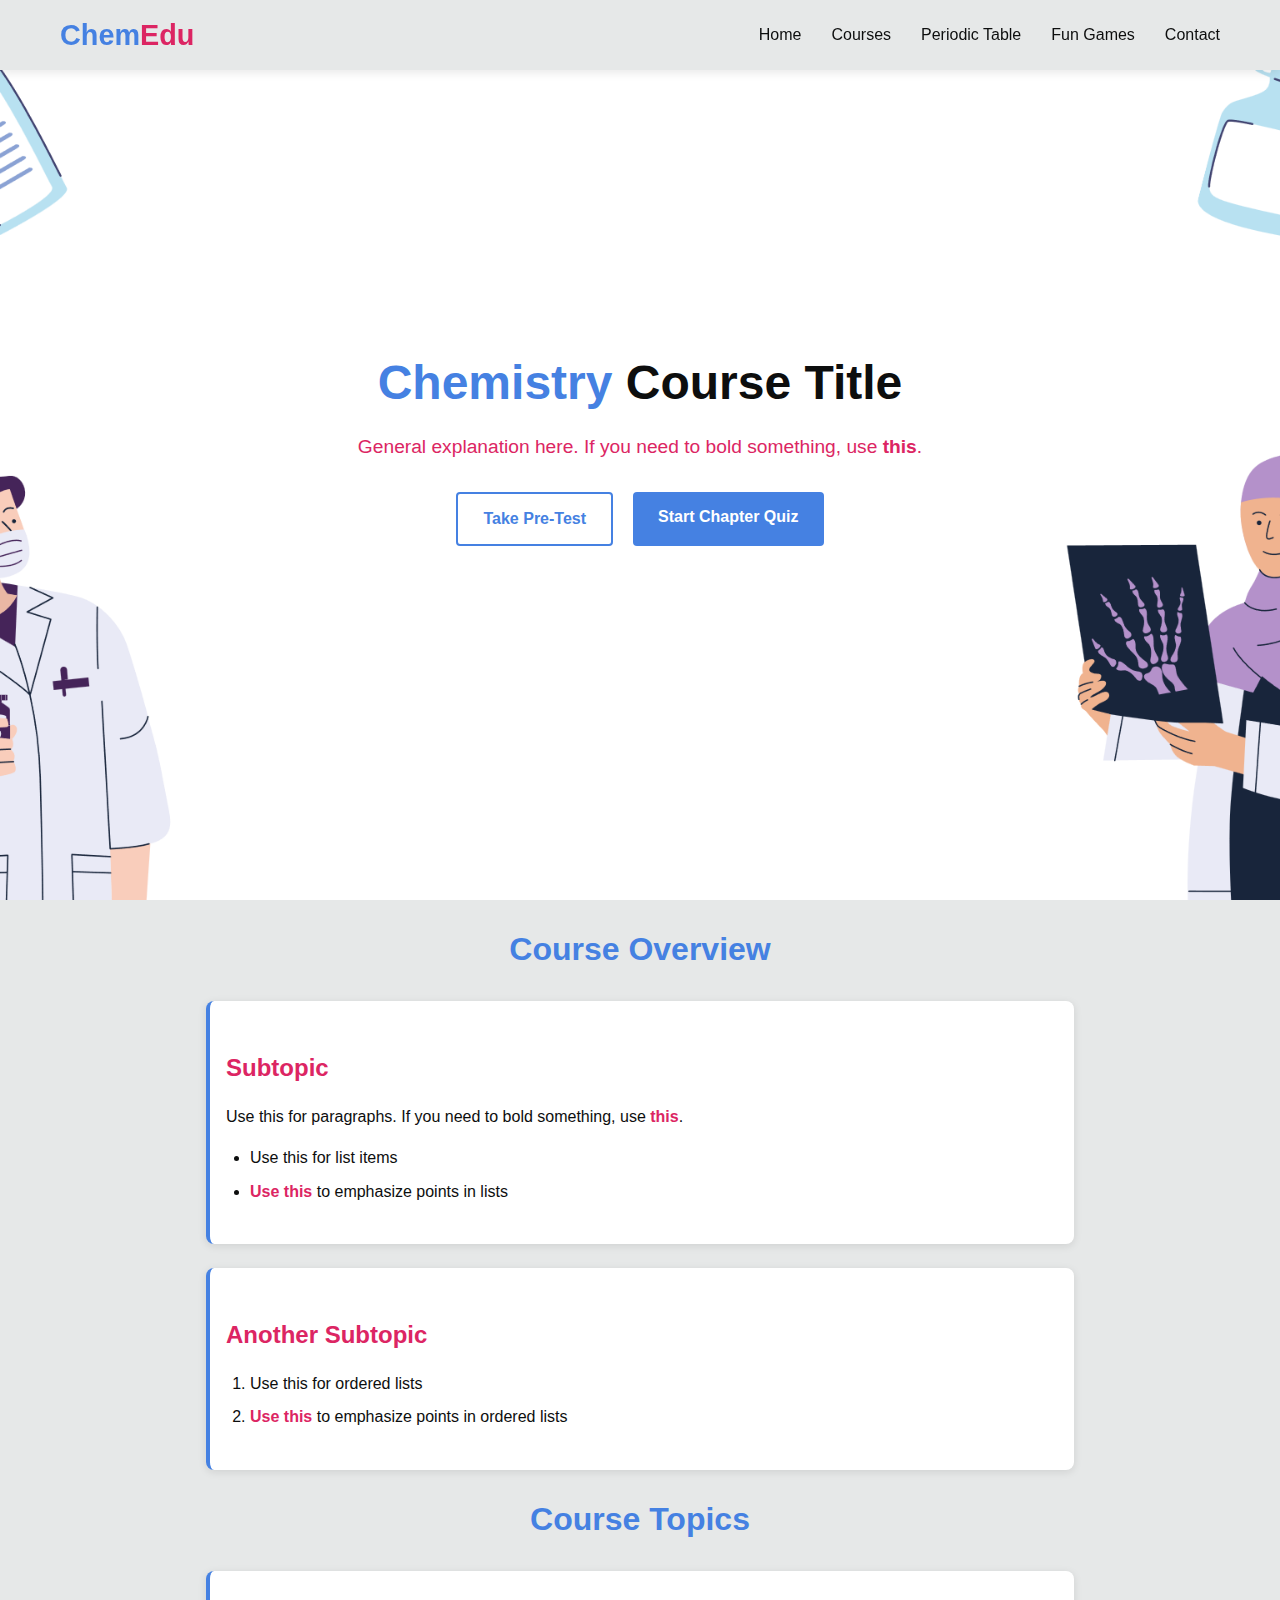
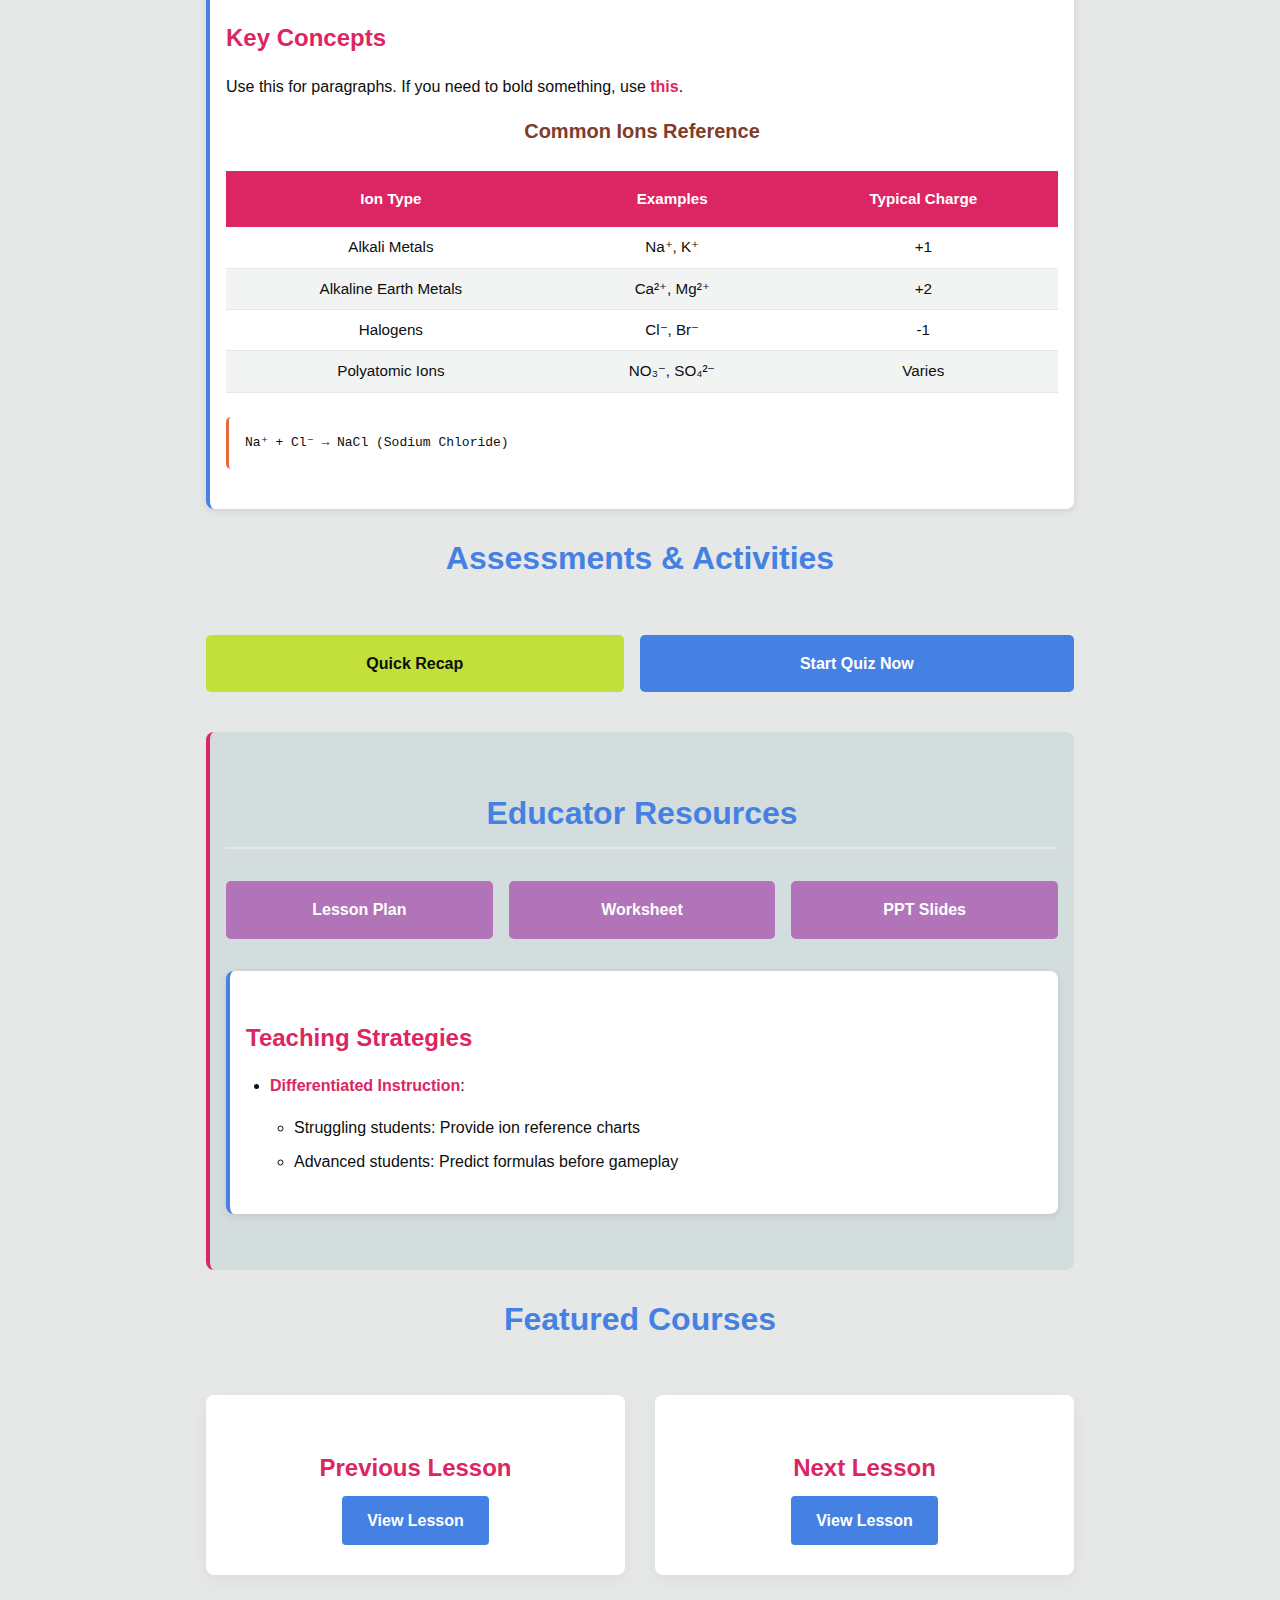
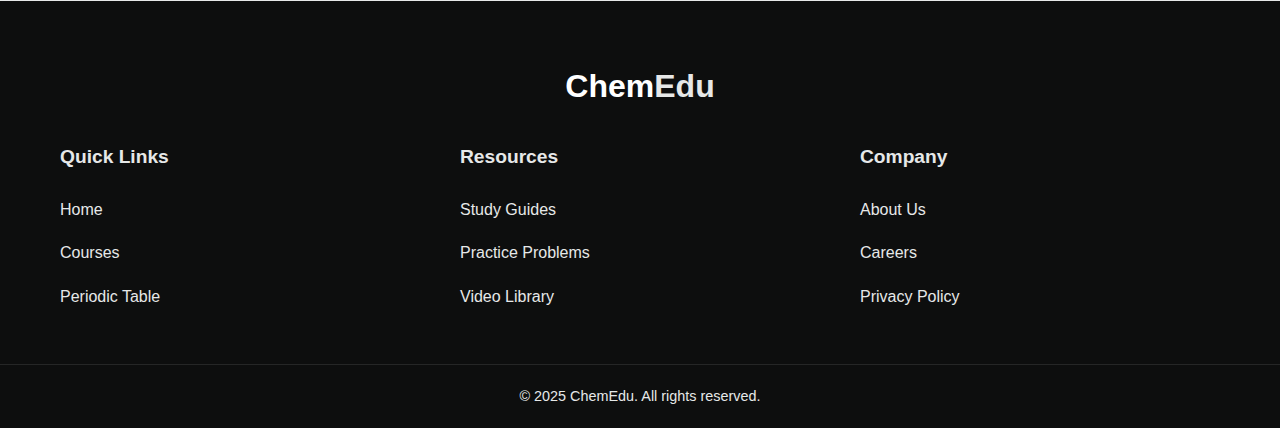
<file: courses/general-chemistry/1-introduction-to-chemistry/introduction-to-chemistry.html>
<!DOCTYPE html>
<html lang="en">
<head>
  <meta charset="UTF-8">
  <meta name="viewport" content="width=device-width, initial-scale=1.0">
  <title>ChemEdu | Courses</title>
  <link rel="icon" type="image/png" href="../../../media/images/icon.png">
  <link rel="shortcut icon" href="../../../media/images/favicon.ico">
  <link rel="stylesheet" href="../../../style.css">
</head>
<body>
  <!-- Navigation -->
  <nav class="navbar">
    <div class="nav-container">
      <a href="#" class="logo">Chem<span>Edu</span></a>
  
      <!-- Hamburger Button -->
      <button class="hamburger" aria-label="Menu">
        <span class="hamburger-box">
          <span class="hamburger-inner"></span>
        </span>
      </button>

      <ul class="nav-links">
        <li><a href="../../../index.html">Home</a></li>
        <li><a href="../../../courses/courses.html">Courses</a></li>
        <li><a href="../../../periodic-table/periodic-table.html">Periodic Table</a></li>
        <li><a href="../../../games/games.html">Fun Games</a></li>
        <li><a href="../../../contact/contact.html">Contact</a></li>
      </ul>
    </div>
  </nav>

<!-- Hero Section -->
<section id="courses" class="full-screen hero">
  <div class="hero-content">
    <h1><span>Chemistry</span> Course Title</h1>
    <p>General explanation here. If you need to bold something, use <strong>this</strong>.</p>
    <div class="hero-buttons">
      <a href="#course-list" class="btn secondary">Take Pre-Test</a>
      <a href="#learning-path" class="btn primary">Start Chapter Quiz</a>
    </div>
  </div>
</section>

<div class="main-content">
  <!-- Course Structure Section -->
  <section class="course-section">
    <h2>Course Overview</h2>
    <div class="concept-group">
      <h3>Subtopic</h3>
      <p>Use this for paragraphs. If you need to bold something, use <strong>this</strong>.</p>
      <ul>
        <li>Use this for list items</li>
        <li><strong>Use this</strong> to emphasize points in lists</li>
      </ul>
    </div>

    <div class="concept-group">
      <h3>Another Subtopic</h3>
      <ol>
        <li>Use this for ordered lists</li>
        <li><strong>Use this</strong> to emphasize points in ordered lists</li>
      </ol>
    </div>
  </section>

  <!-- Learning Outcomes Section -->
  <section class="course-section">
    <h2>Course Topics</h2>
    <div class="concept-group">
      <h3>Key Concepts</h3>
      <p>Use this for paragraphs. If you need to bold something, use <strong>this</strong>.</p>
      <h4>Common Ions Reference</h4>
      <table class="ion-table">
        <thead>
          <tr>
            <th>Ion Type</th>
            <th>Examples</th>
            <th>Typical Charge</th>
          </tr>
        </thead>
        <tbody>
          <tr>
            <td>Alkali Metals</td>
            <td>Na⁺, K⁺</td>
            <td>+1</td>
          </tr>
          <tr>
            <td>Alkaline Earth Metals</td>
            <td>Ca²⁺, Mg²⁺</td>
            <td>+2</td>
          </tr>
          <tr>
            <td>Halogens</td>
            <td>Cl⁻, Br⁻</td>
            <td>-1</td>
          </tr>
          <tr>
            <td>Polyatomic Ions</td>
            <td>NO₃⁻, SO₄²⁻</td>
            <td>Varies</td>
          </tr>
        </tbody>
      </table>
      <div class="chem-equation">Na⁺ + Cl⁻ → NaCl (Sodium Chloride)</div>
    </div>
  </section>

  <!-- Game Section -->
  <section class="game-section">
    <h2>Assessments & Activities</h2>
    <div class="btn-group">
      <a href="#" class="game-btn btn-secondary">Quick Recap</a>
      <a href="snake.html" class="game-btn btn-primary">Start Quiz Now</a>
    </div>
  </section>

  <!-- Educator Resources -->
  <section class="teacher-resources">
    <h2>Educator Resources</h2>
    <div class="resource-grid">
      <a href="#" class="game-btn btn-teacher">Lesson Plan</a>
      <a href="#" class="game-btn btn-teacher">Worksheet</a>
      <a href="#" class="game-btn btn-teacher">PPT Slides</a>
    </div>
    
    <div class="concept-group">
      <h3>Teaching Strategies</h3>
      <ul>
        <li><strong>Differentiated Instruction</strong>:
          <ul>
            <li>Struggling students: Provide ion reference charts</li>
            <li>Advanced students: Predict formulas before gameplay</li>
          </ul>
        </li>
      </ul>
    </div>
  </section>

  <!-- Featured Courses -->
  <section id="course-list" class="course-section">
    <h2>Featured Courses</h2>
    <div class="course-grid">
      <article class="course-card">
        <div class="course-header">
          <h3>Previous Lesson</h3>
        </div>
        <div class="course-body">
          <a href="previous_lesson.html" class="btn primary">View Lesson</a>
        </div>
      </article>

      <article class="course-card">
        <div class="course-header">
          <h3>Next Lesson</h3>
        </div>
        <div class="course-body">
          <a href="next_lesson.html" class="btn primary">View Lesson</a>
        </div>
      </article>
    </div>
  </section>
  <br>
</div>

  <!-- Footer -->
  <footer class="footer">
    <div class="footer-container">
      <div class="footer-logo">Chem<span>Edu</span></div>
      <div class="footer-links">
        <div class="footer-column">
          <h4>Quick Links</h4>
          <ul>
            <li><a href="#home">Home</a></li>
            <li><a href="#courses">Courses</a></li>
            <li><a href="#periodic">Periodic Table</a></li>
          </ul>
        </div>
        <div class="footer-column">
          <h4>Resources</h4>
          <ul>
            <li><a href="#">Study Guides</a></li>
            <li><a href="#">Practice Problems</a></li>
            <li><a href="#">Video Library</a></li>
          </ul>
        </div>
        <div class="footer-column">
          <h4>Company</h4>
          <ul>
            <li><a href="../../../about-us/about-us.html">About Us</a></li>
            <li><a href="#">Careers</a></li>
            <li><a href="#">Privacy Policy</a></li>
          </ul>
        </div>
      </div>
    </div>
    <div class="copyright">
      &copy; 2025 ChemEdu. All rights reserved.
    </div>
  </footer>

  <script src="../../../index.js"></script>
</body>
</html>
</file>
<file: style.css>
/* ================================================
   BASE STYLES & RESETS
   ================================================ */
   * {
    margin: 0;
    padding: 0;
    box-sizing: border-box;
}

html {
    scroll-behavior: smooth;
}

body {
    font-family: 'Segoe UI', Tahoma, Geneva, Verdana, sans-serif;
    line-height: 1.6;
    color: #0d0e0e;
    background-color: #e6e8e8;
    overflow-x: hidden;
}

/* ================================================
   GLOBAL VARIABLES
   ================================================ */
:root {
    /* Color Palette */
    --primary: #4581e2;        /* Vibrant red */
    --secondary: #dc2563;      /* Teal */
    --accent1: #e56a3a;        /* Orange */
    --accent2: #c3df3a;        /* Lime green */
    --accent3: #b274b9;        /* Purple */
    --accent4: #c62f8d;        /* Pink */
    --accent5: #813b28;        /* Brown */
    --light: #e6e8e8;         /* Light background */
    --dark: #0d0e0e;          /* Dark text */
    --highlight: #dc2563;      /* Darker red */
    
    /* Spacing System */
    --space-unit: 16px;
    --space-xs: calc(var(--space-unit) * 0.5);  /* 8px */
    --space-sm: calc(var(--space-unit) * 1);    /* 16px */
    --space-md: calc(var(--space-unit) * 1.5);  /* 24px */
    --space-lg: calc(var(--space-unit) * 2);    /* 32px */
    --space-xl: calc(var(--space-unit) * 2.5);  /* 40px */
    
    /* Layout */
    --content-padding: var(--space-sm);
    --border-radius: 8px;
    --box-shadow: 0 2px 8px rgba(0,0,0,0.1);
}

/* ================================================
   LAYOUT COMPONENTS
   ================================================ */
.full-screen {
    min-height: 100vh;
    width: 100%;
    padding: 80px 20px;
    display: flex;
    align-items: center;
    justify-content: center;
}

.section-container {
    max-width: 1200px;
    width: 100%;
    margin: 0 auto;
}

.section-title {
    font-size: 2.5rem;
    margin-bottom: 2rem;
    text-align: center;
    color: var(--dark);
    position: relative;
}

.section-title::after {
    content: '';
    display: block;
    width: 80px;
    height: 4px;
    background: var(--primary);
    margin: 15px auto;
}

/* ================================================
   NAVIGATION
   ================================================ */
.navbar {
    position: fixed;
    top: 0;
    left: 0;
    width: 100%;
    background: var(--light);
    box-shadow: 0 2px 10px rgba(0,0,0,0.1);
    z-index: 1000;
    height: 70px;
    display: flex;
    align-items: center;
}

.nav-container {
    display: flex;
    justify-content: space-between;
    align-items: center;
    width: 100%;
    max-width: 1200px;
    margin: 0 auto;
    padding: 0 20px;
    height: 100%;
}

.logo {
    font-size: 1.8rem;
    font-weight: 700;
    color: var(--primary);
    text-decoration: none;
    display: flex;
    align-items: center;
    height: 100%;
    padding: 5px 0;
}

.logo span {
    color: var(--secondary);
}

.nav-links {
    display: flex;
    list-style: none;
    margin: 0;
    padding: 0;
    height: 100%;
}

.nav-links li {
    margin-left: 30px;
    height: 100%;
    display: flex;
    align-items: center;
}

.nav-links a {
    color: var(--dark);
    text-decoration: none;
    font-weight: 500;
    transition: color 0.3s;
    height: 100%;
    display: flex;
    align-items: center;
    position: relative;
}

.nav-links a:hover {
    color: var(--secondary);
}

.nav-links a::after {
    content: '';
    position: absolute;
    bottom: 0;
    left: 0;
    width: 100%;
    height: 3px;
    background: var(--secondary);
    transform: scaleX(0);
    transition: transform 0.3s;
}

.nav-links a:hover::after {
    transform: scaleX(1);
}

/* ================================================
   BUTTONS
   ================================================ */
.btn {
    display: inline-block;
    padding: 12px 25px;
    border-radius: 4px;
    font-weight: 600;
    text-decoration: none;
    transition: all 0.3s;
    text-align: center;
}

.btn.primary {
    background: var(--primary);
    color: white;
}

.btn.primary:hover {
    background: var(--highlight);
    transform: translateY(-2px);
}

.btn.secondary {
    background: transparent;
    border: 2px solid var(--primary);
    color: var(--primary);
}

.btn.secondary:hover {
    background: var(--primary);
    color: white;
}

/* ================================================
   HAMBURGER MENU COMPONENT
   ================================================ */

/* ======================
   Base Hamburger Styles 
   ====================== */
   .hamburger {
    display: none; /* Hidden on desktop by default */
    width: 100%;
    cursor: pointer;
    border: 0;
    margin: 0;
    padding: 15px;
    z-index: 1001;
    
    /* Transition properties */
    transition: opacity 0.15s linear, filter 0.15s linear;
    
    /* Typography inheritance */
    font: inherit;
    color: inherit;
    text-transform: none;
    overflow: visible;
    
    /* Positioning for top left */
    position: absolute;
    top: 15px;
    left: 15px;
    width: auto;
}

/* ======================
   Hamburger Box & Bars 
   ====================== */
.hamburger-box {
    width: 30px;
    height: 24px;
    display: inline-block;
    position: relative;
}

.hamburger-inner {
    display: block;
    top: 50%;
    margin-top: -2px;
}

.hamburger-inner,
.hamburger-inner::before,
.hamburger-inner::after {
    width: 30px;
    height: 3px;
    background-color: var(--primary);
    border-radius: 4px;
    position: absolute;
    
    /* Transition properties */
    transition: transform 0.15s ease;
}

.hamburger-inner::before,
.hamburger-inner::after {
    content: "";
    display: block;
}

.hamburger-inner::before {
    top: -10px;
}

.hamburger-inner::after {
    bottom: -10px;
}

/* ======================
   Active/Open State 
   ====================== */
.hamburger.is-active .hamburger-inner {
    transform: rotate(45deg);
}

.hamburger.is-active .hamburger-inner::before {
    transform: translate3d(0, 10px, 0) rotate(-45deg);
    opacity: 0;
}

.hamburger.is-active .hamburger-inner::after {
    transform: translate3d(0, -10px, 0) rotate(90deg);
}

/* ================================================
   MOBILE NAVIGATION STYLES
   ================================================ */
@media (max-width: 768px) {
    /* Hamburger Visibility */
    .hamburger {
        display: block;
    }
    
    /* Adjust header for hamburger */
    .nav-container {
        position: relative;
        padding-left: 60px; /* Make room for hamburger */
    }
    
    /* Mobile Menu Container */
    .nav-links {
        position: fixed;
        top: 70px;
        left: -100%;
        width: 100%;
        height: calc(100vh - 70px);
        background-color: var(--light);
        
        /* Flex layout */
        display: flex;
        flex-direction: column;
        align-items: center;
        justify-content: flex-start;
        padding-top: 20px;
        
        /* Transition & Scrolling */
        transition: left 0.3s ease;
        overflow-y: auto;
        
        /* Ensure visibility is controlled independently */
        visibility: hidden;
    }
    
    /* Active State - Only triggered by JS click event */
    .nav-links.is-open {
        left: 0;
        visibility: visible;
    }
    
    /* Menu Items */
    .nav-links li {
        margin: 15px 0;
        height: auto;
    }
    
    .nav-links a {
        padding: 10px 20px;
        font-size: 1.2rem;
    }
    
    /* Remove desktop hover effects */
    .nav-links a::after {
        display: none;
    }
}

/* ================================================
   HERO SECTION
   ================================================ */
   .hero {
    height: 100vh;
    background: url('media/images/hero.png') no-repeat center center/cover;
    display: flex;
    align-items: center;
    justify-content: center;
    text-align: center;
    padding: 20px;
}

.hero-content {
    max-width: 800px;
}

.hero h1 {
    font-size: 3rem;
    margin-bottom: 20px;
    line-height: 1.2;
}

.hero h1 span {
    color: var(--primary);
}

.hero p {
    font-size: 1.2rem;
    margin-bottom: 30px;
    color: var(--secondary);
}

.hero-buttons {
    display: flex;
    justify-content: center;
    gap: 20px;
}

/* ================================================
   COURSES SECTION
   ================================================ */
.courses {
    background: var(--light);
}

.course-grid {
    display: grid;
    grid-template-columns: repeat(auto-fit, minmax(250px, 1fr));
    gap: 30px;
    margin-top: 40px;
}

.course-card-link {
    text-decoration: none;
    color: inherit;
    display: block;
}

.course-card {
    background: white;
    border-radius: 8px;
    padding: 30px;
    text-align: center;
    box-shadow: 0 5px 15px rgba(0,0,0,0.05);
    transition: transform 0.3s, box-shadow 0.3s;
    cursor: pointer;
}

.course-card:hover {
    transform: translateY(-10px);
    box-shadow: 0 15px 30px rgba(0,0,0,0.1);
}

.course-icon {
    width: 60px;
    height: 60px;
    background: var(--primary);
    color: white;
    border-radius: 50%;
    display: flex;
    align-items: center;
    justify-content: center;
    font-size: 1.5rem;
    font-weight: bold;
    margin: 0 auto 20px;
}

.course-card h3 {
    font-size: 1.5rem;
    margin-bottom: 15px;
    color: var(--primary);
}

.course-card p {
    color: var(--dark);
    text-align: center;
}

.course-card p span {
    color: var(--highlight);
    font-weight: bold;  /* Added bold styling */
}

/* ================================================
   PERIODIC TABLE SECTION
   ================================================ */
.periodic {
    height: 100vh;
    background: url('media/images/periodic-table.png') no-repeat center center/cover;
    display: flex;
    align-items: center;
    justify-content: center;
    text-align: center;
    padding: 20px;
}

.table-preview {
    display: grid;
    grid-template-columns: repeat(5, 1fr);
    gap: 8px;
    max-width: fit-content;
    max-height: fit-content;
    margin: 40px auto;
}

.element {
    padding: 15px 5px;
    border-radius: 4px;
    font-weight: bold;
    color: white;
    cursor: pointer;
    transition: transform 0.2s;
    justify-content: center;
}

.element:hover {
    transform: scale(1.1);
}

/* Element Color Classes */
.lithium    { background: #544484; }
.berrylium  { background: var(--secondary); }
.boron      { background: #ec6823; }
.carbon     { background: #909090; }
.nitrogen   { background: var(--accent3); }
.oxygen     { background: #FF0D0D; }
.fluorine   { background: #90E050; }
.neon       { background: #B3E3F5; }



/* ================================================
   GAMES SECTION
   ================================================ */
   .games {
    height: 100vh;
    background: url('media/images/fun-games.png') no-repeat center center/cover;
    display: flex;
    padding: 20px;
}

.game-content {
    display: flex;
    align-items: center;
    gap: 50px;
    margin-top: 40px;
}

.game-description {
    flex: 1;
}

.game-description h3 {
    font-size: 1.8rem;
    margin-bottom: 20px;
    color: var(--primary);
}

.game-description p {
    margin-bottom: 20px;
    color: var(--secondary);
    font-size: 1.1rem;
}

.game-features {
    margin: 30px 0;
    list-style: none;
}

.game-features li {
    margin-bottom: 10px;
    position: relative;
    padding-left: 25px;
}

.game-features li::before {
    content: '✓';
    position: absolute;
    left: 0;
    color: var(--primary);
    font-weight: bold;
}

.game-visual {
    flex: 1;
    display: flex;
    justify-content: center;
}

/* ================================================
   CONTACT SECTION
   ================================================ */
.contact {
    background: var(--secondary);
}

.contact-content {
    display: flex;
    gap: 50px;
    margin-top: 40px;
}

/* Contact Form */
.contact-form {
    flex: 1;
    display: flex;
    flex-direction: column;
    gap: 20px;
}

.contact-form input,
.contact-form select,
.contact-form textarea {
    padding: 15px;
    border: none;
    border-radius: 4px;
    font-size: 1rem;
    background: rgba(255,255,255,0.9);
}

.contact-form textarea {
    resize: vertical;
    min-height: 150px;
}

/* Contact Information */
.contact-info {
    flex: 1;
    padding: 30px;
    background: rgba(255,255,255,0.9);
    border-radius: 8px;
    display: flex;
    flex-direction: column;
    align-items: center;
    justify-content: center;
    text-align: center;
}

.contact-info h3 {
    font-size: 1.8rem;
    margin-bottom: 20px;
    color: var(--primary);
}

.contact-info p {
    margin-bottom: 15px;
    color: var(--secondary);
}

/* Social Links */
.social-links {
    margin-top: 30px;
    display: flex;
    gap: 15px;
}

.social-links a {
    color: var(--primary);
    text-decoration: none;
    font-weight: 500;
    transition: all 0.2s ease;
}

.social-links a:hover {
    text-decoration: underline;
    transform: translateY(-2px);
}


/* ================================================
   FOOTER SECTION
   ================================================ */
   .footer {
    background: var(--dark);
    color: white;
    padding: 60px 0 20px;
}

.footer-container {
    max-width: 1200px;
    margin: 0 auto;
    padding: 0 20px;
}

/* Footer Branding */
.footer-logo {
    font-size: 2rem;
    font-weight: 700;
    margin-bottom: 30px;
    text-align: center;
}

.footer-logo span {
    color: var(--light);
}

/* Footer Navigation Links */
.footer-links {
    display: grid;
    grid-template-columns: repeat(auto-fit, minmax(200px, 1fr));
    gap: 40px;
    margin-bottom: 40px;
}

.footer-column h4 {
    font-size: 1.2rem;
    margin-bottom: 20px;
    color: var(--light);
}

.footer-column ul {
    list-style: none;
    padding: 0;
}

.footer-column li {
    margin-bottom: 10px;
}

.footer-column a {
    color: var(--light);
    text-decoration: none;
    transition: color 0.3s ease;
    display: inline-block;
    padding: 4px 0;
}

.footer-column a:hover {
    color: var(--accent2);
    transform: translateX(5px);
}

/* Footer Copyright */
.copyright {
    text-align: center;
    padding-top: 20px;
    border-top: 1px solid rgba(255,255,255,0.1);
    color: var(--light);
    font-size: 0.9rem;
    margin-top: 20px;
}


/* ================================================
   COMPONENT-SPECIFIC RESPONSIVE STYLES
   ================================================ */

/* ======================
   NAVIGATION
   ====================== */
   @media (max-width: 992px) {
    .nav-container {
        padding: 15px 30px;
    }
    
    .nav-links li {
        margin: 0 12px;
    }
}

@media (max-width: 768px) {
    .nav-container {
        flex-direction: column;
        padding: 10px 20px;
    }
    
    .nav-links {
        flex-wrap: wrap;
        justify-content: center;
    }
    
    .nav-links li {
        margin: 8px 15px;
    }
}

@media (max-width: 480px) {
    .nav-links {
        flex-wrap: wrap;
        justify-content: center;
    }
    
    .nav-links li {
        margin: 5px 10px;
    }
}

/* ======================
   HERO SECTION
   ====================== */
@media (max-width: 1200px) {
    .hero h1 {
        font-size: 2.8rem;
    }
}

@media (max-width: 992px) {
    .hero {
        padding: 120px 40px 80px;
    }
    
    .hero h1 {
        font-size: 2.5rem;
    }
    
    .hero p {
        font-size: 1.1rem;
        max-width: 90%;
        margin-left: auto;
        margin-right: auto;
    }
    
    .hero-buttons .btn {
        margin: 0 10px;
    }
}

@media (max-width: 768px) {
    .hero {
        height: auto;
        min-height: 100vh;
        padding: 100px 20px 60px;
    }
    
    .hero h1 {
        font-size: 2.3rem;
    }
    
    .hero-buttons {
        flex-direction: column;
        align-items: center;
    }
    
    .hero-buttons .btn {
        width: 100%;
        max-width: 300px;
        margin-bottom: 10px;
    }
}

@media (max-width: 576px) {
    .hero h1 {
        font-size: 2rem;
        margin-bottom: 15px;
    }
    
    .hero p {
        font-size: 1rem;
        margin-bottom: 25px;
    }
}

@media (max-width: 400px) {
    .hero h1 {
        font-size: 1.8rem;
    }
}

/* ======================
   COURSE GRID
   ====================== */
@media (max-width: 1200px) {
    .course-grid {
        grid-template-columns: repeat(auto-fit, minmax(240px, 1fr));
    }
}

@media (max-width: 992px) {
    .course-grid {
        grid-template-columns: repeat(2, 1fr); /* Force 2 columns for tablets */
        gap: 25px;
    }
    
    .course-card {
        padding: 25px;
        width: 100%; /* Ensure cards take full width of their grid area */
        box-sizing: border-box;
    }
    
    .course-icon {
        width: 60px;
        height: 60px;
        font-size: 1.5rem;
    }
}

@media (max-width: 768px) {
    .course-grid {
        grid-template-columns: repeat(auto-fit, minmax(200px, 1fr));
        gap: 20px;
    }
}

@media (max-width: 576px) {
    .course-card {
        padding: 20px;
    }
    
    .course-icon {
        width: 50px;
        height: 50px;
        font-size: 1.3rem;
    }
    
    .course-card h3 {
        font-size: 1.3rem;
    }
}

/* ======================
   PERIODIC TABLE
   ====================== */
@media (max-width: 992px) {
    .table-preview {
        grid-template-columns: repeat(8, 1fr); /* Reduced from 12 columns */
    }
    
    .element {
        padding: 12px 6px;
        min-width: unset; /* Remove any fixed widths */
    }

    /* Container adjustment */
    .section-container {
        width: 100%;
        max-width: 100%;
        overflow-x: hidden; /* Prevent horizontal scrolling of the main container */
    }
}

@media (max-width: 768px) {
    .table-preview {
        grid-template-columns: repeat(8, 1fr);
    }
}

@media (max-width: 576px) {
    .table-preview {
        grid-template-columns: repeat(4, 1fr);
        gap: 5px;
    }
    
    .element {
        padding: 10px 3px;
        font-size: 0.8rem;
    }
}

@media (max-width: 480px) {
    .table-preview {
        grid-template-columns: repeat(4, 1fr);
    }
}

@media (max-width: 400px) {
    .table-preview {
        grid-template-columns: repeat(4, 1fr);
    }
}

/* ======================
   GAME & CONTENT SECTIONS
   ====================== */
@media (max-width: 992px) {
    .game-content,
    .contact-content {
        gap: 40px;
    }
    
    .game-text,
    .contact-form {
        flex: 1 1 50%;
    }
    
    .game-visual,
    .contact-info {
        flex: 1 1 40%;
    }
}

@media (max-width: 768px) {
    .game-content,
    .contact-content {
        flex-direction: column;
        gap: 30px;
    }
    
    .game-visual,
    .contact-info {
        order: -1;
        margin-bottom: 30px;
    }
}

/* ======================
   FOOTER
   ====================== */
@media (max-width: 992px) {
    .footer-links {
        gap: 20px;
    }
}

@media (max-width: 768px) {
    .footer-links {
        grid-template-columns: repeat(2, 1fr);
        gap: 30px;
        text-align: center;
    }
}

@media (max-width: 576px) {
    .footer-links {
        grid-template-columns: 1fr;
        text-align: center;
    }
}

/* ======================
   GLOBAL LAYOUT
   ====================== */
@media (max-width: 1200px) {
    .section-container {
        padding: 0 40px;
    }
}

@media (max-width: 992px) {
    .section-container {
        padding: 0 30px;
    }
    
    .full-screen {
        padding: 80px 30px;
    }
}

@media (max-width: 768px) {
    .section-container {
        padding: 0 20px;
    }
    
    .full-screen {
        padding: 60px 20px;
    }
}

/* ======================
   TYPOGRAPHY
   ====================== */
@media (max-width: 992px) {
    .section-title {
        font-size: 2.2rem;
        margin-bottom: 2rem;
    }
    
    .section-title::after {
        width: 80px;
        margin-top: 15px;
    }
}

@media (max-width: 768px) {
    .section-title {
        font-size: 2rem;
    }
}

@media (max-width: 576px) {
    .section-title {
        font-size: 1.8rem;
    }
    
    .section-title::after {
        width: 60px;
        height: 3px;
    }
}

@media (max-width: 400px) {
    .section-title {
        font-size: 1.6rem;
    }
}

/* ======================
   BUTTONS
   ====================== */
@media (max-width: 992px) {
    .btn {
        padding: 12px 24px;
    }
}

@media (max-width: 400px) {
    .btn {
        padding: 10px 20px;
        font-size: 0.9rem;
    }
}

/* ======================
   FORM ELEMENTS
   ====================== */
@media (max-width: 992px) {
    .contact-form input,
    .contact-form select,
    .contact-form textarea {
        padding: 14px;
        margin-bottom: 15px;
    }
}

@media (max-width: 576px) {
    .contact-form input,
    .contact-form select,
    .contact-form textarea {
        padding: 12px;
    }
}

/* Mobile-specific media query */
@media (max-width: 768px) {
    #contactForm input,
    #contactForm select,
    #contactForm textarea {
        font-size: 16px; /* Prevent iOS zoom */
    }
    
    #submitBtn {
        padding: 12px 24px;
        min-width: 140px;
    }
    
    .spinner {
        width: 20px;
        height: 20px;
    }
}

/* ======================
   ORIENTATION-SPECIFIC
   ====================== */
@media (max-height: 500px) and (orientation: landscape) {
    .hero {
        padding: 60px 20px;
    }
    
    .full-screen {
        padding: 40px 20px;
    }
    
    .section-title {
        margin-bottom: 1.5rem;
        font-size: 1.8rem;
    }
}

/* ================================================
   TABLET-SPECIFIC OPTIMIZATIONS
   ================================================ */
   @media (min-width: 769px) and (max-width: 992px) {
    /* Tablet-specific container fixes */
    .section-container {
        padding: 0 20px;
        box-sizing: border-box;
    }
    
    /* Tablet-specific navigation tweaks */
    .nav-logo {
        max-width: 160px;
    }
    
    /* Tablet-specific periodic table adjustments */
    .table-preview-container {
        max-width: 100%;
        overflow-x: auto;
    }
    
    /* Tablet-specific forms */
    .contact-form {
        max-width: 90%;
        margin: 0 auto;
    }
    
    /* Game and content sections fix */
    .game-content,
    .contact-content {
        width: 100%;
        box-sizing: border-box;
    }
    
    /* Hero section adjustments */
    .hero {
        box-sizing: border-box;
        width: 100%;
    }
    
    /* Global box-sizing for better layout control */
    * {
        box-sizing: border-box;
    }
}

/* Additional tablet size break for larger tablets */
@media (min-width: 993px) and (max-width: 1024px) {
    .table-preview {
        grid-template-columns: repeat(8, 1fr);
    }
    
    .course-grid {
        grid-template-columns: repeat(3, 1fr);
    }
}

/* ================================================
   Touch device optimizations
   ================================================ */
@media (hover: none) and (pointer: coarse) {
    /* Touch device specific styles */
    .btn {
        padding: 14px 25px; /* Larger tap targets */
    }
    
    .nav-links a {
        padding: 8px 0; /* Larger tap area for nav items */
    }
    
    .element:hover {
        transform: none; /* Disable hover effects */
    }
    
    /* Additional tablet touch optimizations */
    @media (min-width: 769px) and (max-width: 992px) {
        .element {
            padding: 14px 6px; /* Larger touch targets for periodic table */
        }
        
        .course-card {
            transition: none; /* Remove hover transitions */
        }
        
        .nav-links a {
            padding: 10px 5px; /* Even larger touch targets for tablets */
        }
    }
}

/* ================================================
   Print styles
   ================================================ */
@media print {
    .navbar,
    .footer {
        display: none;
    }
    
    body {
        background: white;
        color: black;
        padding: 20px;
    }
    
    .full-screen {
        min-height: auto;
        padding: 20px 0;
    }
    
    a {
        text-decoration: underline;
    }
}

/* ================================================
   HAMBURGER MENU COMPONENT
   ================================================ */

/* ======================
   Base Hamburger Styles 
   ====================== */
   .hamburger {
    display: none; /* Hidden on desktop by default */
    cursor: pointer;
    border: 0;
    margin: 0;
    padding: 15px;
    background-color: transparent;
    z-index: 1001;
    
    /* Transition properties */
    transition: opacity 0.15s linear, filter 0.15s linear;
    
    /* Typography inheritance */
    font: inherit;
    color: inherit;
    text-transform: none;
    overflow: visible;
}

/* ======================
   Hamburger Box & Bars 
   ====================== */
.hamburger-box {
    width: 30px;
    height: 24px;
    display: inline-block;
    position: relative;
}

.hamburger-inner {
    display: block;
    top: 50%;
    margin-top: -2px;
}

.hamburger-inner,
.hamburger-inner::before,
.hamburger-inner::after {
    width: 30px;
    height: 3px;
    background-color: var(--primary);
    border-radius: 4px;
    position: absolute;
    
    /* Transition properties */
    transition: transform 0.15s ease;
}

.hamburger-inner::before,
.hamburger-inner::after {
    content: "";
    display: block;
}

.hamburger-inner::before {
    top: -10px;
}

.hamburger-inner::after {
    bottom: -10px;
}

/* ======================
   Active/Open State 
   ====================== */
.hamburger.is-active .hamburger-inner {
    transform: rotate(45deg);
}

.hamburger.is-active .hamburger-inner::before {
    top: 0;
    opacity: 0;
    transition: top 0.1s ease, opacity 0.1s 0.14s ease;
}

.hamburger.is-active .hamburger-inner::after {
    bottom: 0;
    transform: rotate(-90deg);
    transition: bottom 0.1s ease, transform 0.15s 0.14s ease;
}

/* ================================================
   MOBILE NAVIGATION STYLES
   ================================================ */
@media (max-width: 768px) {
    /* Hamburger Visibility */
    .hamburger {
        display: inline-block;
    }
    
    /* Mobile Menu Container */
    .nav-links {
        position: fixed;
        top: 60px;
        left: -100%;
        width: 100%;
        height: calc(100vh - 70px);
        background-color: var(--light);
        
        /* Flex layout */
        display: flex;
        flex-direction: column;
        align-items: center;
        justify-content: flex-start;
        padding-top: 20px;
        
        /* Transition & Scrolling */
        transition: left 0.3s ease;
        overflow-y: auto;
        
        /* Ensure visibility is controlled independently */
        visibility: hidden;
    }
    
    /* Active State - Only triggered by JS click event */
    .nav-links.is-open {
        left: 0;
        visibility: visible;
    }
    
    /* Menu Items */
    .nav-links li {
        margin: 15px 0;
        height: auto;
    }
    
    .nav-links a {
        padding: 10px 20px;
        font-size: 1.2rem;
    }
    
    /* Remove desktop hover effects */
    .nav-links a::after {
        display: none;
    }
}

/* ================================================
   MAIN CONTENT TEMPLATE
   ================================================ */

.main-content {
    max-width: 900px;
    margin: 0 auto;
    padding: 0 var(--content-padding);
    box-sizing: border-box;
  }
  
  .main-content .game-section {
    margin: var(--space-sm) auto var(--space-md) auto;
  }
  
  .main-content .concept-group {
    margin-bottom: var(--space-md);
    padding: var(--space-md) var(--content-padding);
    background-color: white;
    border-radius: 8px;
    box-shadow: 0 2px 8px rgba(0,0,0,0.1);
    border-left: 4px solid var(--primary);
  }
  
  .main-content h2 {
    color: var(--primary);
    margin: var(--space-md) 0 var(--space-sm) 0;
    padding: 0 0 var(--space-xs) 0;
    font-size: clamp(1.5rem, 4vw, 2rem);
    border-bottom: 2px solid var(--light);
    text-align: center;
  }
  
  .main-content h3 {
    color: var(--secondary);
    margin: var(--space-md) 0 var(--space-xs) 0;
    font-size: clamp(1.25rem, 3.5vw, 1.5rem);
  }

  .main-content h3 a {
    color: inherit; /* Inherits the color from parent h3 (var(--secondary)) */
    text-decoration: none; /* Removes underline */
}

 .main-content h3 a:hover {
    color: inherit; /* Maintains color on hover */
    text-decoration: none; /* Ensures no underline appears on hover */
}
  
  .main-content h4 {
    color: var(--accent5);
    margin: var(--space-sm) 0 var(--space-xs) 0;
    font-size: clamp(1.1rem, 3vw, 1.25rem);
    text-align: center;
  }
  
  .main-content ul, 
  .main-content ol {
    padding-left: var(--space-md);
    margin: var(--space-sm) 0;
  }
  
  .main-content li {
    margin-bottom: var(--space-xs);
  }
  
  .main-content p {
    margin: var(--space-sm) 0;
    font-size: clamp(0.9rem, 2.5vw, 1rem);
  }
  
  .main-content strong {
    color: var(--highlight);
  }
  
  .main-content .chem-equation {
    background-color: white;
    padding: var(--space-sm) var(--content-padding);
    border-radius: 5px;
    font-family: monospace;
    margin: var(--space-sm) 0;
    border-left: 3px solid var(--accent1);
    color: var(--dark);
    overflow-x: auto;
    white-space: nowrap;
  }
  
  .main-content .ion-table {
    width: 100%;
    max-width: 100%;
    border-collapse: collapse;
    margin: var(--space-md) auto;
    font-size: clamp(0.8rem, 2.5vw, 0.95rem);
    display: table;
    overflow-x: auto;
  }
  
  .main-content .ion-table th {
    background-color: var(--secondary);
    color: white;
    text-align: center;
    padding: var(--space-sm) var(--space-md);
  }
  
  .main-content .ion-table td {
    padding: var(--space-xs) var(--space-md);
    border-bottom: 1px solid var(--light);
    text-align: center;
  }
  
  .main-content .ion-table tr:nth-child(even) {
    background-color: rgba(230, 232, 232, 0.5);
  }
  
  .main-content .btn-group {
    display: flex;
    gap: var(--space-sm);
    margin: var(--space-lg) 0 var(--space-md) 0;
    flex-wrap: wrap;
  }
  
  .main-content .game-btn {
    display: inline-block;
    padding: var(--space-sm) var(--space-md);
    border-radius: 5px;
    text-decoration: none;
    font-weight: bold;
    transition: all 0.3s;
    text-align: center;
    margin: var(--space-xs) 0;
    font-size: clamp(0.9rem, 2.5vw, 1rem);
    flex: 1 1 auto;
    min-width: 150px;
    box-sizing: border-box;
  }
  
  .main-content .btn-primary {
    background-color: var(--primary);
    color: white;
  }
  
  .main-content .btn-secondary {
    background-color: var(--accent2);
    color: var(--dark);
  }
  
  .main-content .game-btn:hover {
    transform: translateY(-2px);
    box-shadow: 0 4px 8px rgba(0,0,0,0.1);
  }
  
  .main-content .teacher-resources {
    background-color: rgba(60, 128, 139, 0.1);
    padding: var(--space-lg) var(--content-padding);
    border-radius: 8px;
    margin: var(--space-lg) 0 0 0;
    border-left: 4px solid var(--secondary);
  }
  
  .main-content .resource-grid {
    display: grid;
    grid-template-columns: repeat(auto-fit, minmax(200px, 1fr));
    gap: var(--space-sm);
    margin: var(--space-md) 0;
  }
  
  .main-content .btn-teacher {
    background-color: var(--accent3);
    color: white;
  }
  
  .main-content em {
    color: var(--accent4);
    font-style: italic;
  }
  
/* Mobile-first responsive adjustments */
@media (max-width: 768px) {
    .main-content {
      padding: 0 var(--space-xs);
    }
    
    .main-content .game-section {
      padding: 0 var(--space-xs);
      margin: var(--space-xs) auto var(--space-sm) auto;
    }
    
    .main-content .concept-group {
      padding: var(--space-sm) var(--space-xs);
      margin-bottom: var(--space-sm);
    }
    
    .main-content .teacher-resources {
      padding: var(--space-md) var(--space-xs);
    }
    
    .main-content .btn-group {
      flex-direction: column;
      gap: var(--space-xs);
      margin: var(--space-md) 0;
    }
    
    .main-content .game-btn {
      width: 100%;
    }
    
    .main-content .ion-table {
        display: table;
        width: 100%;
        margin: var(--space-md) 0;
        border-collapse: separate;
        border-spacing: 0;
    }
    
    .main-content .ion-table th,
    .main-content .ion-table td {
      padding: var(--space-xs) var(--space-sm);
    }
  }
  
  /* Tablet-specific adjustments */
  @media (min-width: 769px) and (max-width: 1199px) {
    .main-content {
      padding: 0 var(--space-sm);
    }
    
    .main-content .game-section {
      padding: 0 var(--space-sm);
      margin: var(--space-sm) auto var(--space-md) auto;
      max-width: 900px;
    }
    
    .main-content .concept-group {
      padding: var(--space-md) var(--space-sm);
      margin-bottom: var(--space-md);
      border-radius: var(--border-radius-md);
    }
    
    .main-content .teacher-resources {
      padding: var(--space-lg) var(--space-sm);
    }
    
    .main-content .btn-group {
      flex-direction: row;
      flex-wrap: wrap;
      justify-content: center;
      gap: var(--space-sm);
      margin: var(--space-md) 0;
    }
    
    .main-content .game-btn {
      width: auto;
      min-width: 180px;
    }
    
    .main-content .ion-table {
      display: table;
      width: 100%;
      margin: var(--space-md) 0;
      border-collapse: separate;
      border-spacing: 0;
    }
    
    .main-content .ion-table th,
    .main-content .ion-table td {
      padding: var(--space-xs) var(--space-md);
    }
  }
  
  /* Large screen adjustments */
  @media (min-width: 1200px) {
    .main-content .game-section {
      max-width: 1000px;
    }
  }


  /* ================================================
   COURSE STRUCTURE STYLES
   ================================================ */
.section {
    margin-bottom: var(--space-lg);
}

.section-title {
    color: var(--secondary);
    margin: var(--space-md) 0;
    font-size: 1.8rem;
}


.subsection {
    background: white;
    border-radius: var(--border-radius);
    margin-bottom: var(--space-sm);
    box-shadow: var(--box-shadow);
}

.subsection-header {
    width: 100%;
    padding: var(--space-sm);
    border: none;
    background: var(--primary);
    color: white;
    text-align: left;
    display: flex;
    justify-content: space-between;
    align-items: center;
    cursor: pointer;
    transition: background 0.3s ease;
    border-radius: var(--border-radius);
}

.subsection-header:hover {
    background: var(--accent5);
}

.toggle-icon {
    transition: transform 0.3s ease;
    font-size: 0.8em;
}

.subsection-content {
    max-height: 0;
    overflow: hidden;
    transition: max-height 0.3s ease-out;
    padding: 0 var(--space-sm);
}

.subsection.active .subsection-content {
    padding: var(--space-sm);
}

.subsection-intro {
    color: var(--dark);
    margin-bottom: var(--space-xs);
    font-style: italic;
}

.topics-list {
    list-style: none;
    padding-left: var(--space-sm);
}

.topics-list li {
    margin-bottom: var(--space-xs);
}

.topics-list a {
    color: var(--secondary);
    text-decoration: none;
    transition: color 0.3s ease;
}

.topics-list a:hover {
    color: var(--accent1);
    text-decoration: underline;
}
</file>
